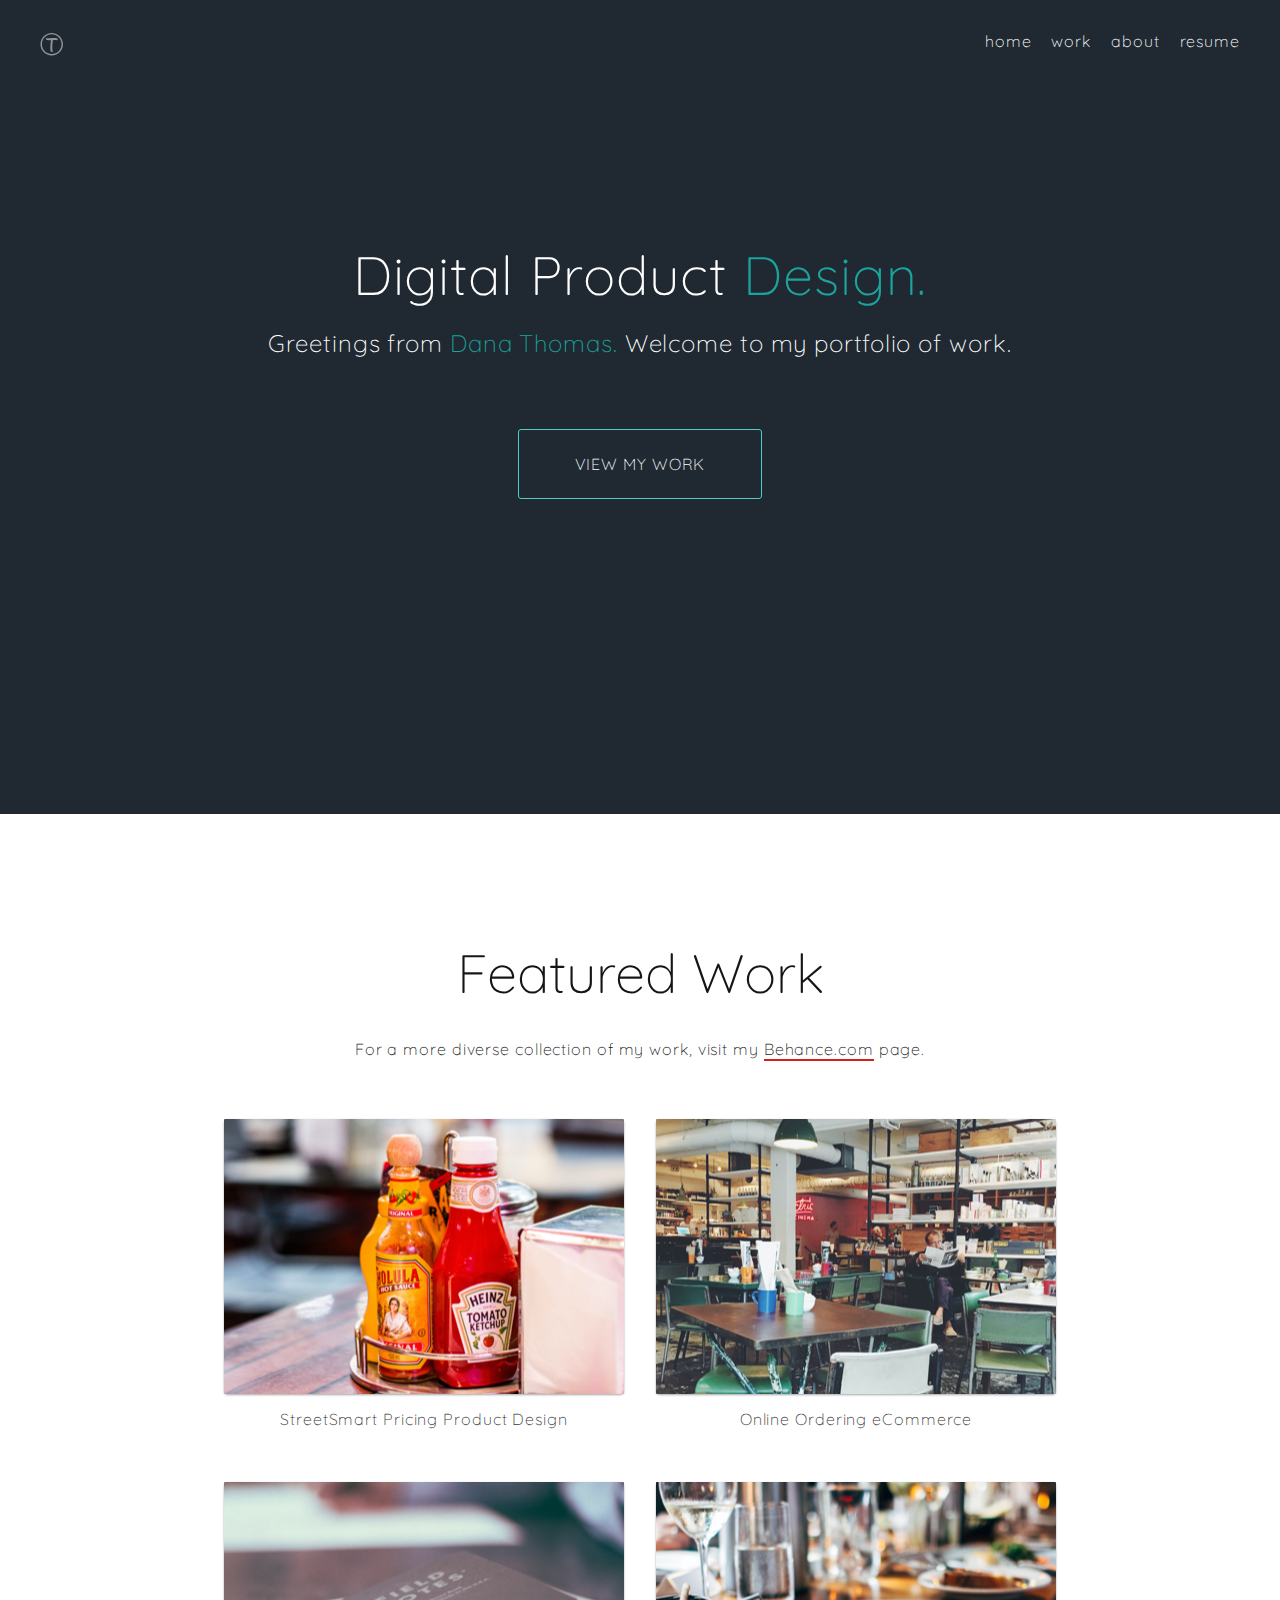
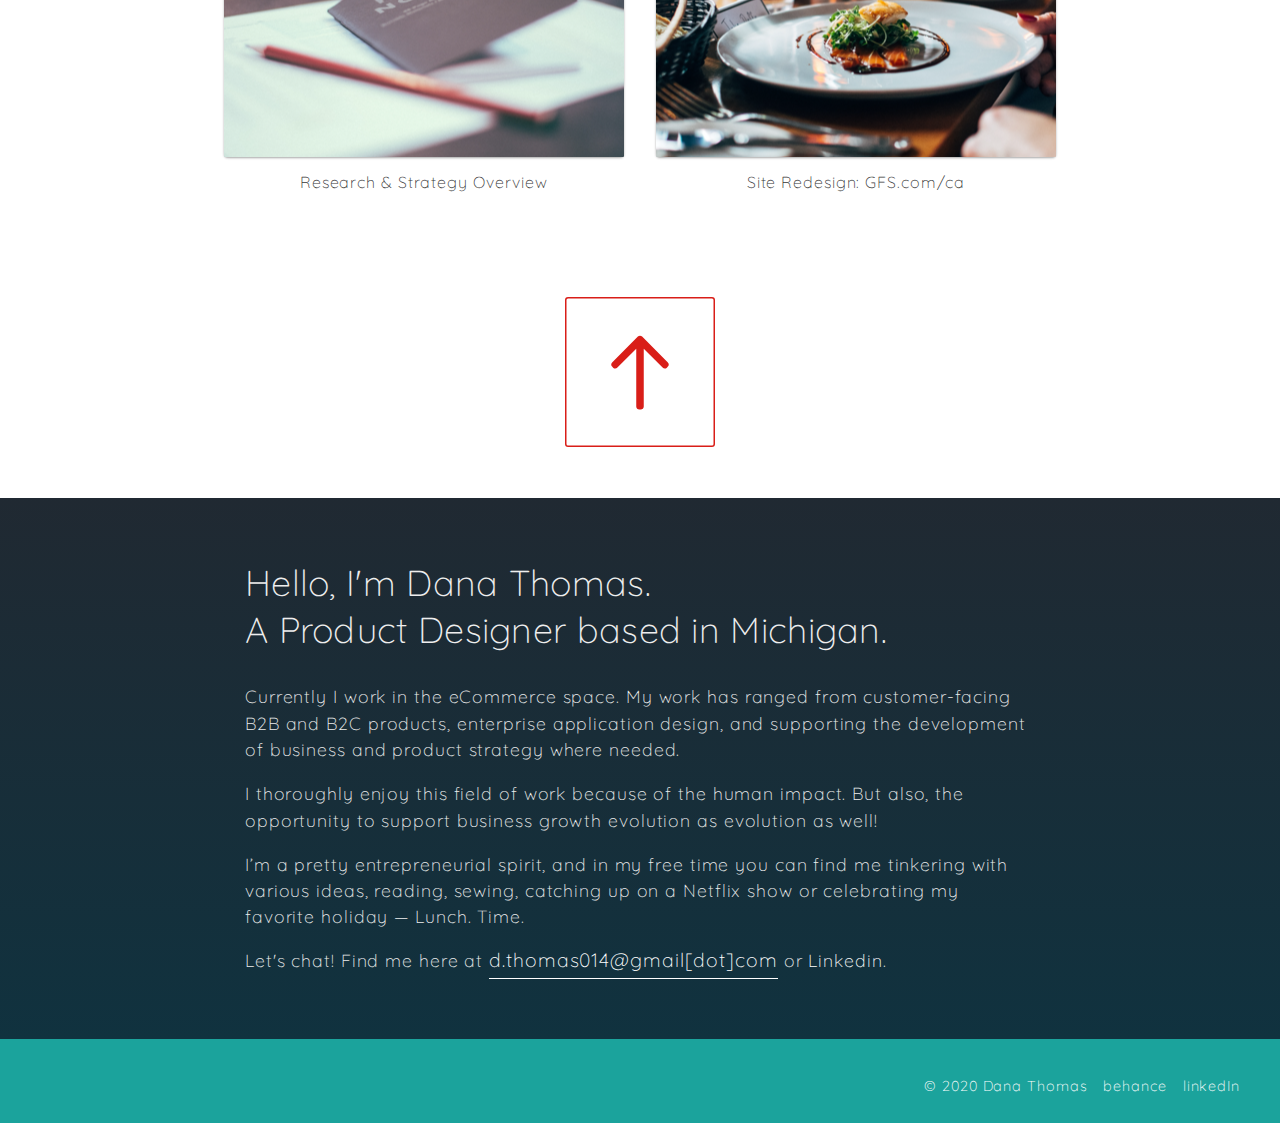
<file: index.html>
<!doctype html>
<html>
  <head>
    <meta charset="utf-8">
    <meta http-equiv="x-ua-compatible" content="ie=edge">
    <meta name="viewport"
          content="width=device-width, initial-scale=1, shrink-to-fit=no">
    <!-- Use the title from a page's frontmatter if it has one -->
    <title>Dana Thomas | Research & Product Design</title>
    <link href="/stylesheets/normalize.css" rel="stylesheet" />
    <link href="/stylesheets/site.css" rel="stylesheet" />
    <link href="https://fonts.googleapis.com/css?family=Quicksand:300,400,500,700" rel="stylesheet">
    <link href="https://fonts.googleapis.com/css?family=Raleway:300,600" rel="stylesheet">
    <link rel="icon" type="image/png" href="images/favicon.png" />
    <script src='http://code.jquery.com/jquery-1.11.0.min.js'></script>
    <script src="/javascripts/main.js"></script>
  </head>
  <body>
    <header>
	<a name="home"></a>
	<nav>
    <a href="/" class="site-logo">
      <img src="../images/websafeLogo-01.svg" class="logo">
    </a>

    <a href="/" class="link">home</a>
    <a href="/#gallery" class="link my-gallery">work</a>
    <a href="/#about" class="link my-blurb">about</a>
    <a href="https://drive.google.com/file/d/1UWBRTvp4dbyHEMTdtY4ArbFrl9w4Et_-/view?usp=sharing" class="link" target="_blank">resume
    </a>
	</nav>	
</header>
    
<!-- LANDING PAGE START -->

<div class="landing">
<a name="home"></a>

<div class="landing-container">
<div class="landing-intro">  
  <h1>Digital Product <span class="aqua">Design.</span></h1>
  <h3 class="landing-caption">Greetings from <span class="aqua">Dana Thomas.</span> Welcome to my portfolio of work.</h3>
</div>

<a href="#gallery" class="button">VIEW MY WORK</a>
</div>

</div>

<!-- END LANDING PAGE  -->


<!---------- PROJECT CONTENT START ---------->

<div class="project">
<a name="gallery"></a>
<h1 class="project-title" id="gallery">Featured Work</h1>
<p class="project-caption">
  For a more diverse collection of my work, visit my <a href="https://behance.net/dthomas" class="social2" target="blank">Behance.com</a> page.
</p>

<div class="cards">

  <a class="card" href="/streetsmart/">
    <div class="card-image ssapp"></div>
    <p class="card-title blue-site">
      StreetSmart Pricing Product Design
    </p>
  </a>

  <a class="card" href="/usoo/">
    <div class="card-image usoo"></div>
    <p class="card-title yellow-site">
      Online Ordering eCommerce
    </p>
  </a>

  <a class="card" href="/research-strategy-overview/">
    <div class="card-image mconnect"></div>
    <p class="card-title yellow-site">
      Research &amp; Strategy Overview 
    </p>
  </a>

  <a class="card" href="/site-redesign-gfs/">
    <div class="card-image homepage"></div>
    <p class="card-title yellow-site">
      Site Redesign: GFS.com/ca
    </p>
  </a>

 <!--  <a class="card" href="https://www.behance.net/gallery/42631645/PNC-App-UXUI-Refresh">
    <div class="card-image pnc"></div>
    <p class="card-title">
      PNC Virtual Wallet Refresh
    </p>
  </a> -->

</div>
</div>

<!---------- END PROJECT CONTENT ---------->    



<!---------- Back to Top ---------->

<div class="btn-return">
  <a href="#home" class="return"><img src="images/return-icon-reverse.svg" alt="back to top" height="150" width="auto"></a>
</div>



<!---------- ABOUT ME SECTION START ---------->

<div class="about">
<a name="about"></a> 

<!-- CONTAINER START -->
<div class="about-container">

  <h2 class="about-intro">Hello, I'm Dana Thomas. <br>A Product Designer based in Michigan.</h2>

  <p class="about-content">
     Currently I work in the eCommerce space. My work has ranged from customer-facing B2B and B2C products, enterprise application design, and supporting the development of business and product strategy where needed.
  </p>
  <p class="about-content">
     I thoroughly enjoy this field of work because of the human impact. But also, the opportunity to support business growth evolution as evolution as well!
  </p>
  <p class="about-content">
     I’m a pretty entrepreneurial spirit, and in my free time you can find me tinkering with various ideas, reading, sewing, catching up on a Netflix show or celebrating my favorite holiday — Lunch. Time. 
  </p>

<!-- EMAIL CONTACT LINK -->

  <p class="about-content">
    Let's chat! Find me here at <a href="mailto:d.thomas014@gmail.com" class="email"> d.thomas014@gmail[dot]com</a> or <a href="https://www.linkedin.com/in/dana-thomas1/" class="link social" target="blank">Linkedin</a>.
  </p>

</div>
</div>


<!-- END ABOUT ME SECTION -->


  <!-- SITE CREATOR INFO --> 

  <!-- 
  Title: Dana Thomas | UX Designer
  Description: Online Web and Design Portfolio
  Author: Dana Thomas
  Author URL: http://www.dnathoms.co/
  Tags: user interface, experience, visual design, web
  -->






    <footer>
  <div class="footer-container">
    <p class="copyright">&copy 2020 Dana Thomas</p> 

    <a href="https://behance.net/dthomas" class="link" target="blank">   
      behance
    </a>
    <a href="https://www.linkedin.com/in/dana-thomas1/" class="link" target="blank">
      linkedIn
    </a>
  </div>
</footer>
  </body>
</html>
</file>
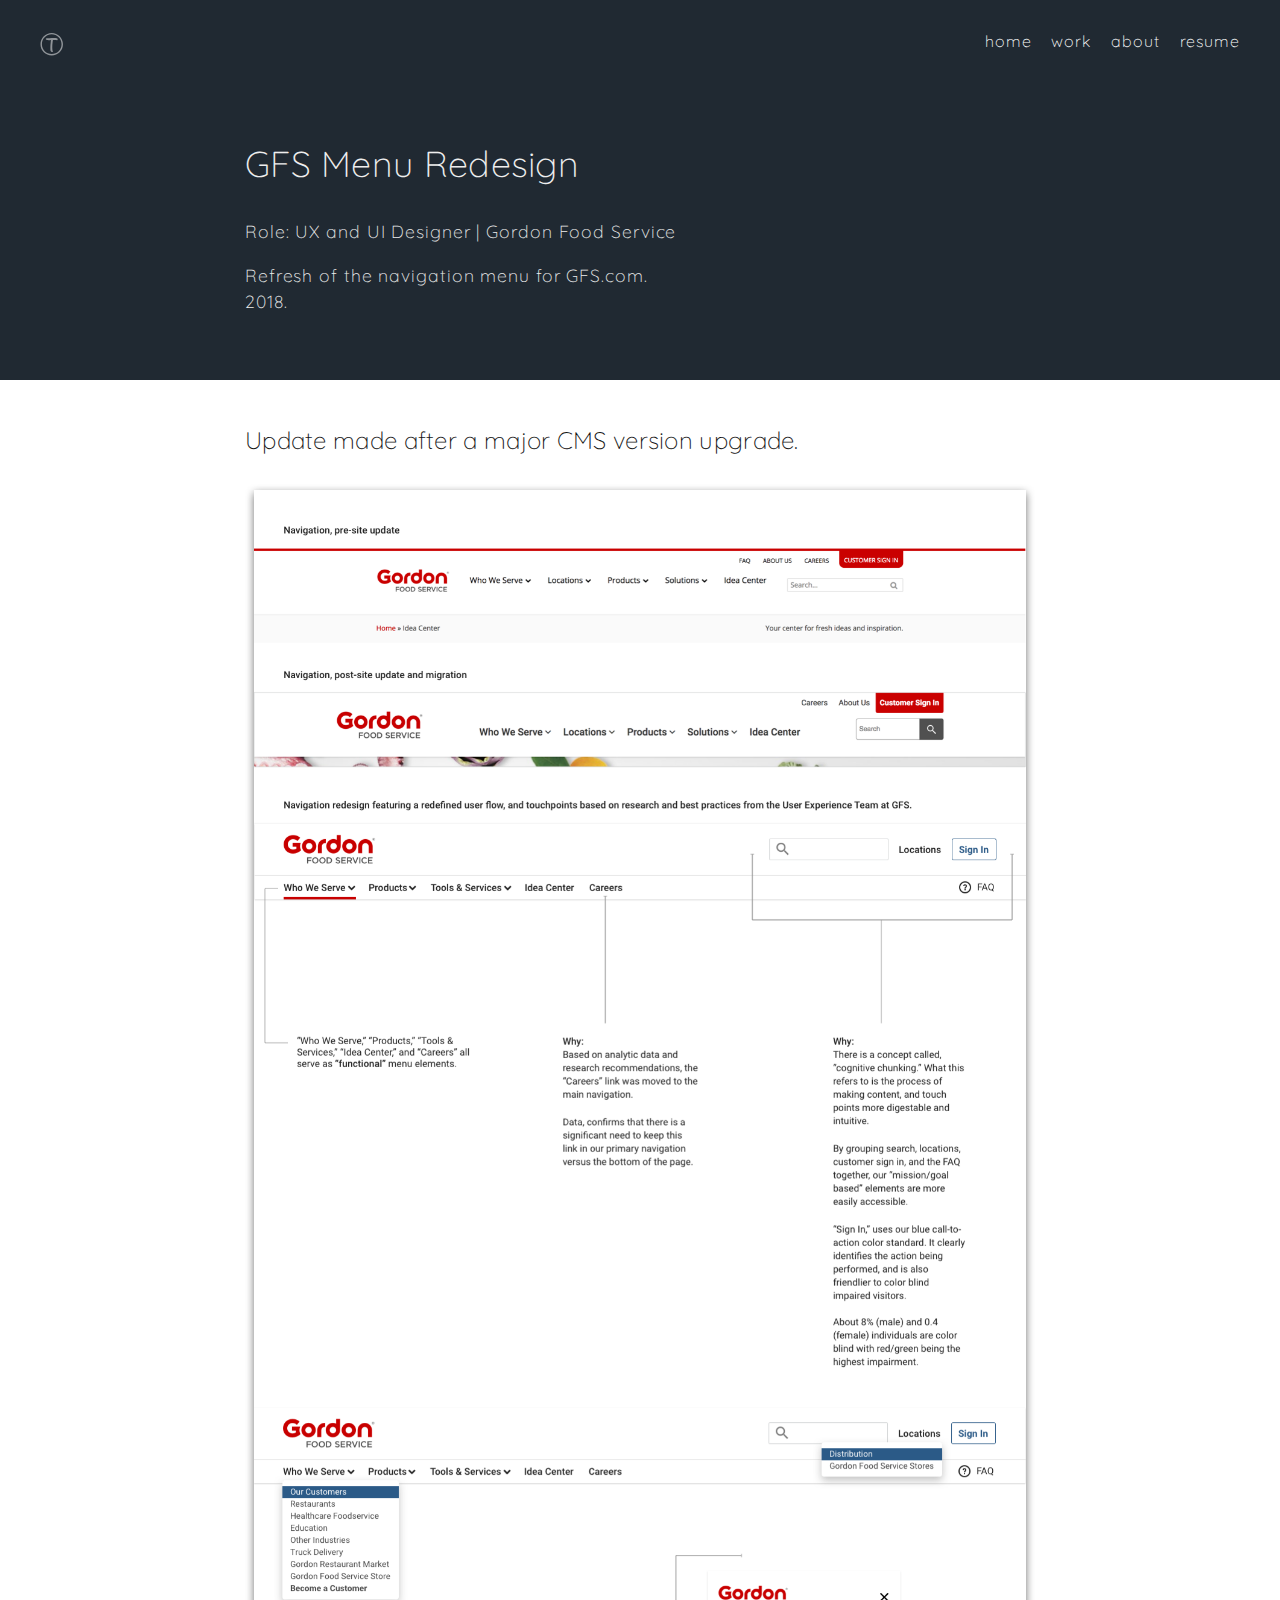
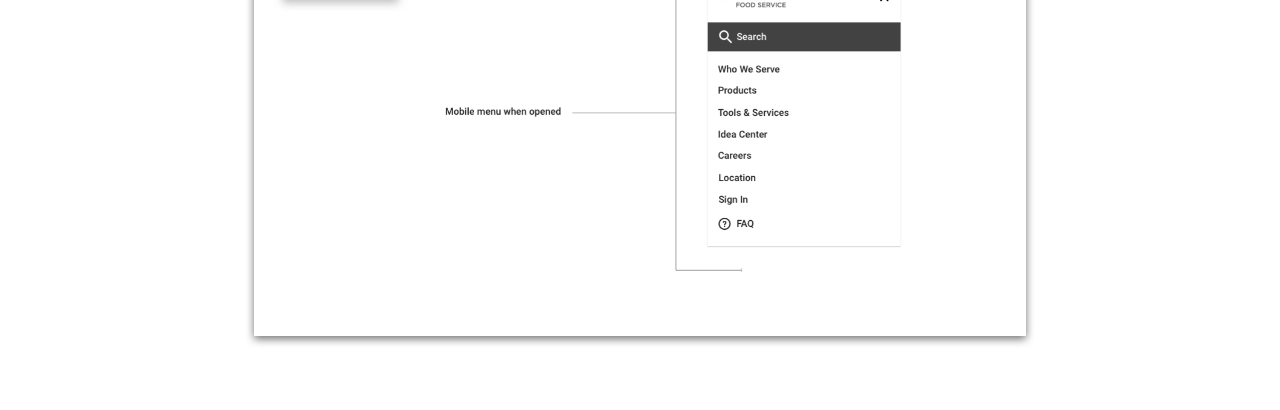
<file: gfs-navigation-menu/index.html>
<!doctype html>
<html>
  <head>
    <meta charset="utf-8">
    <meta http-equiv="x-ua-compatible" content="ie=edge">
    <meta name="viewport"
          content="width=device-width, initial-scale=1, shrink-to-fit=no">
    <!-- Use the title from a page's frontmatter if it has one -->
    <title>Dana Thomas | UX/UI Designer</title>
    <link href="/stylesheets/normalize.css" rel="stylesheet" />
    <link href="/stylesheets/site.css" rel="stylesheet" />
    <link href="https://fonts.googleapis.com/css?family=Quicksand:300,400,500,700" rel="stylesheet">
    <link href="https://fonts.googleapis.com/css?family=Raleway:300,600" rel="stylesheet">
    <link rel="icon" type="image/png" href="images/favicon.png" />
    <script src='http://code.jquery.com/jquery-1.11.0.min.js'></script>
    <script src="/javascripts/main.js"></script>
  </head>
  <body>
    <header>
	<a name="home"></a>
	<nav>
    <a href="/" class="site-logo">
      <img src="../images/websafeLogo-01.svg" class="logo">
    </a>

    <a href="/" class="link">home</a>
    <a href="/#gallery" class="link my-gallery">work</a>
    <a href="/#about" class="link my-blurb">about</a>
    <a href="https://drive.google.com/file/d/1UWBRTvp4dbyHEMTdtY4ArbFrl9w4Et_-/view?usp=sharing" class="link" target="_blank">resume
    </a>
	</nav>	
</header>
    <!-- Menu PROJECT -->


<div class="landing">


<div class="project-intro">

<!-- CONTAINER START -->
<div class="about-container">

  <h2 class="about-intro">GFS Menu Redesign</h2>

  <p class="about-content">
     Role: UX and UI Designer | Gordon Food Service
  </p>
  <p class="about-content">
     Refresh of the navigation menu for GFS.com.
     <br>
     2018.
  </p>

</div>
</div>

<div class="project-description">

<!-- CONTAINER START -->
<div class="about-container work-content">

  <h3>Update made after a major CMS version upgrade.</h3>
  <p class="about-content">


  </p>

  	<img src="../images/gfs-nav-menu.png" id="gn-sample">
  
</div>

</div>


<!-- SITE CREATOR INFO --> 

<!-- 
Title: Dana Thomas | UX Designer
Description: Online Web and Design Portfolio
Author: Dana Thomas
Author URL: http://www.dnathoms.co/
Tags: user interface, experience, visual design, web

    <footer>
  <div class="footer-container">
    <p class="copyright">&copy 2020 Dana Thomas</p> 

    <a href="https://behance.net/dthomas" class="link" target="blank">   
      behance
    </a>
    <a href="https://www.linkedin.com/in/dana-thomas1/" class="link" target="blank">
      linkedIn
    </a>
  </div>
</footer>
  </body>
</html>
</file>
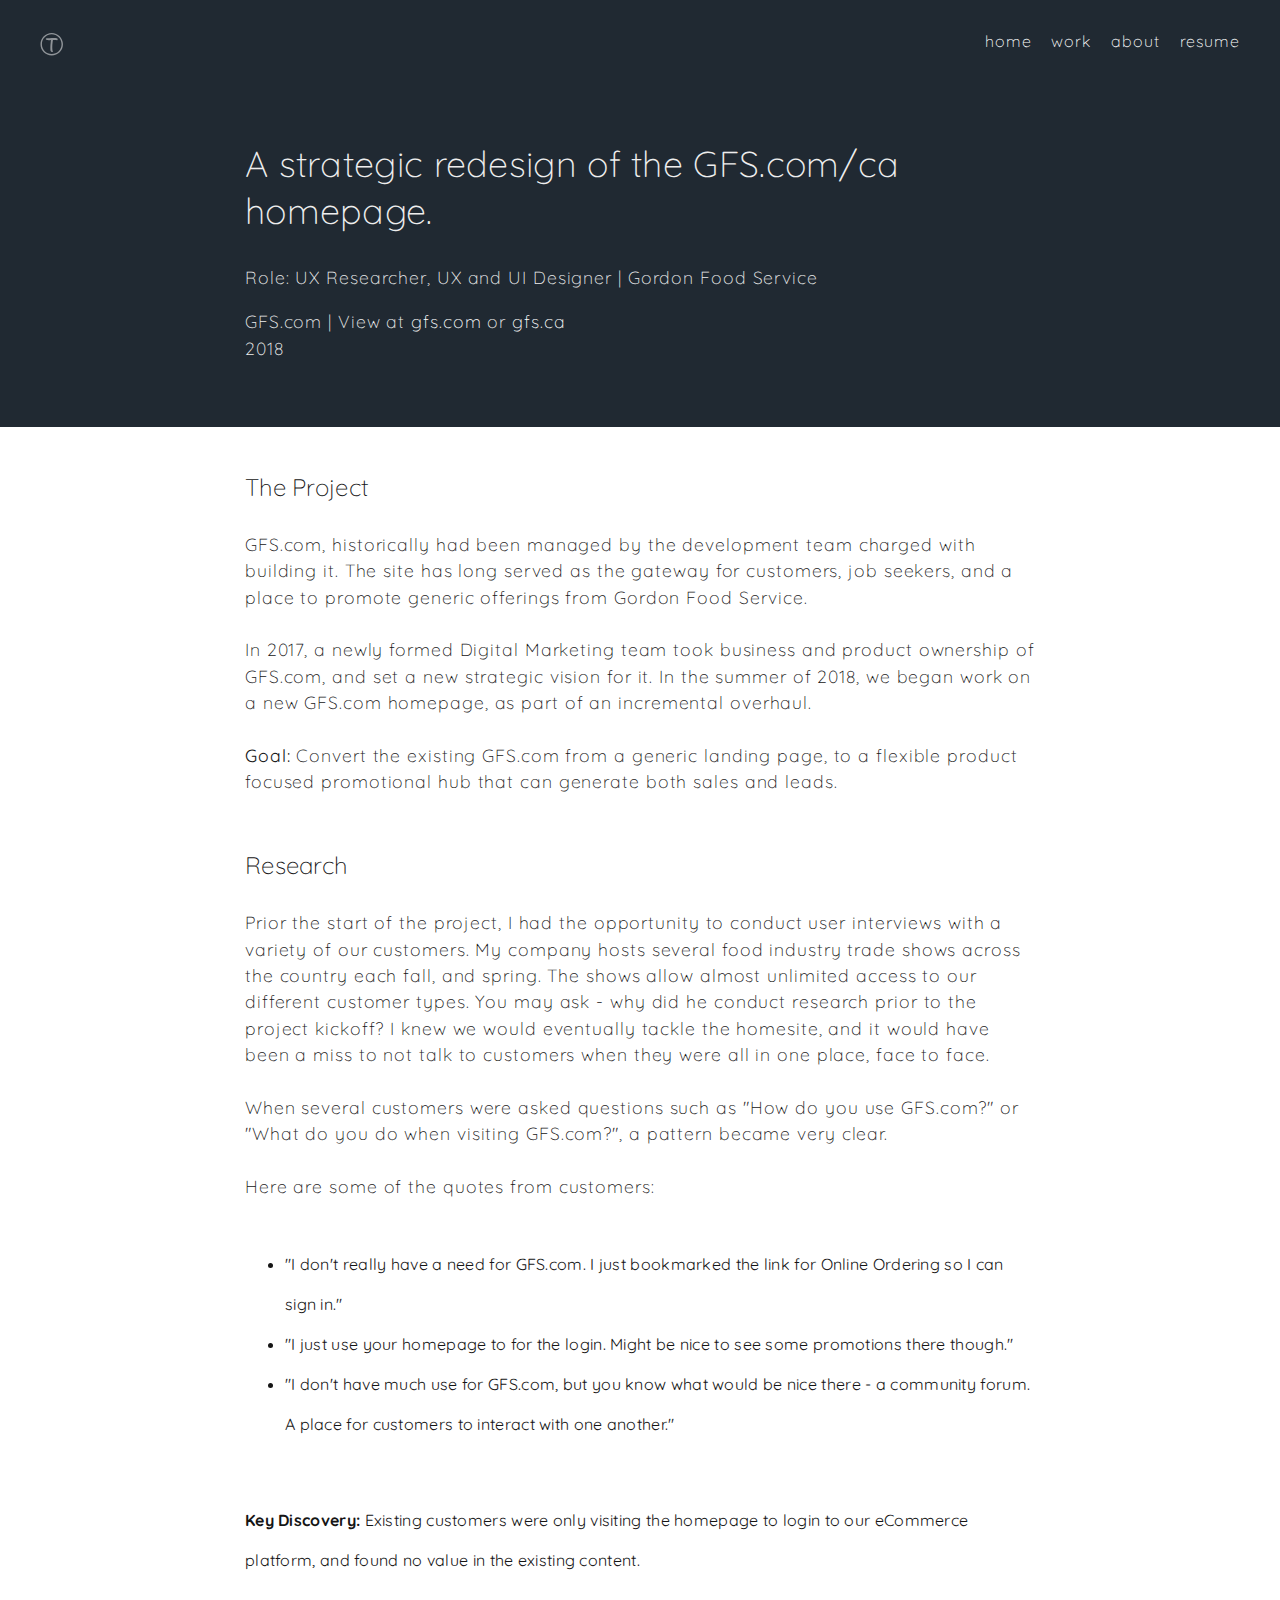
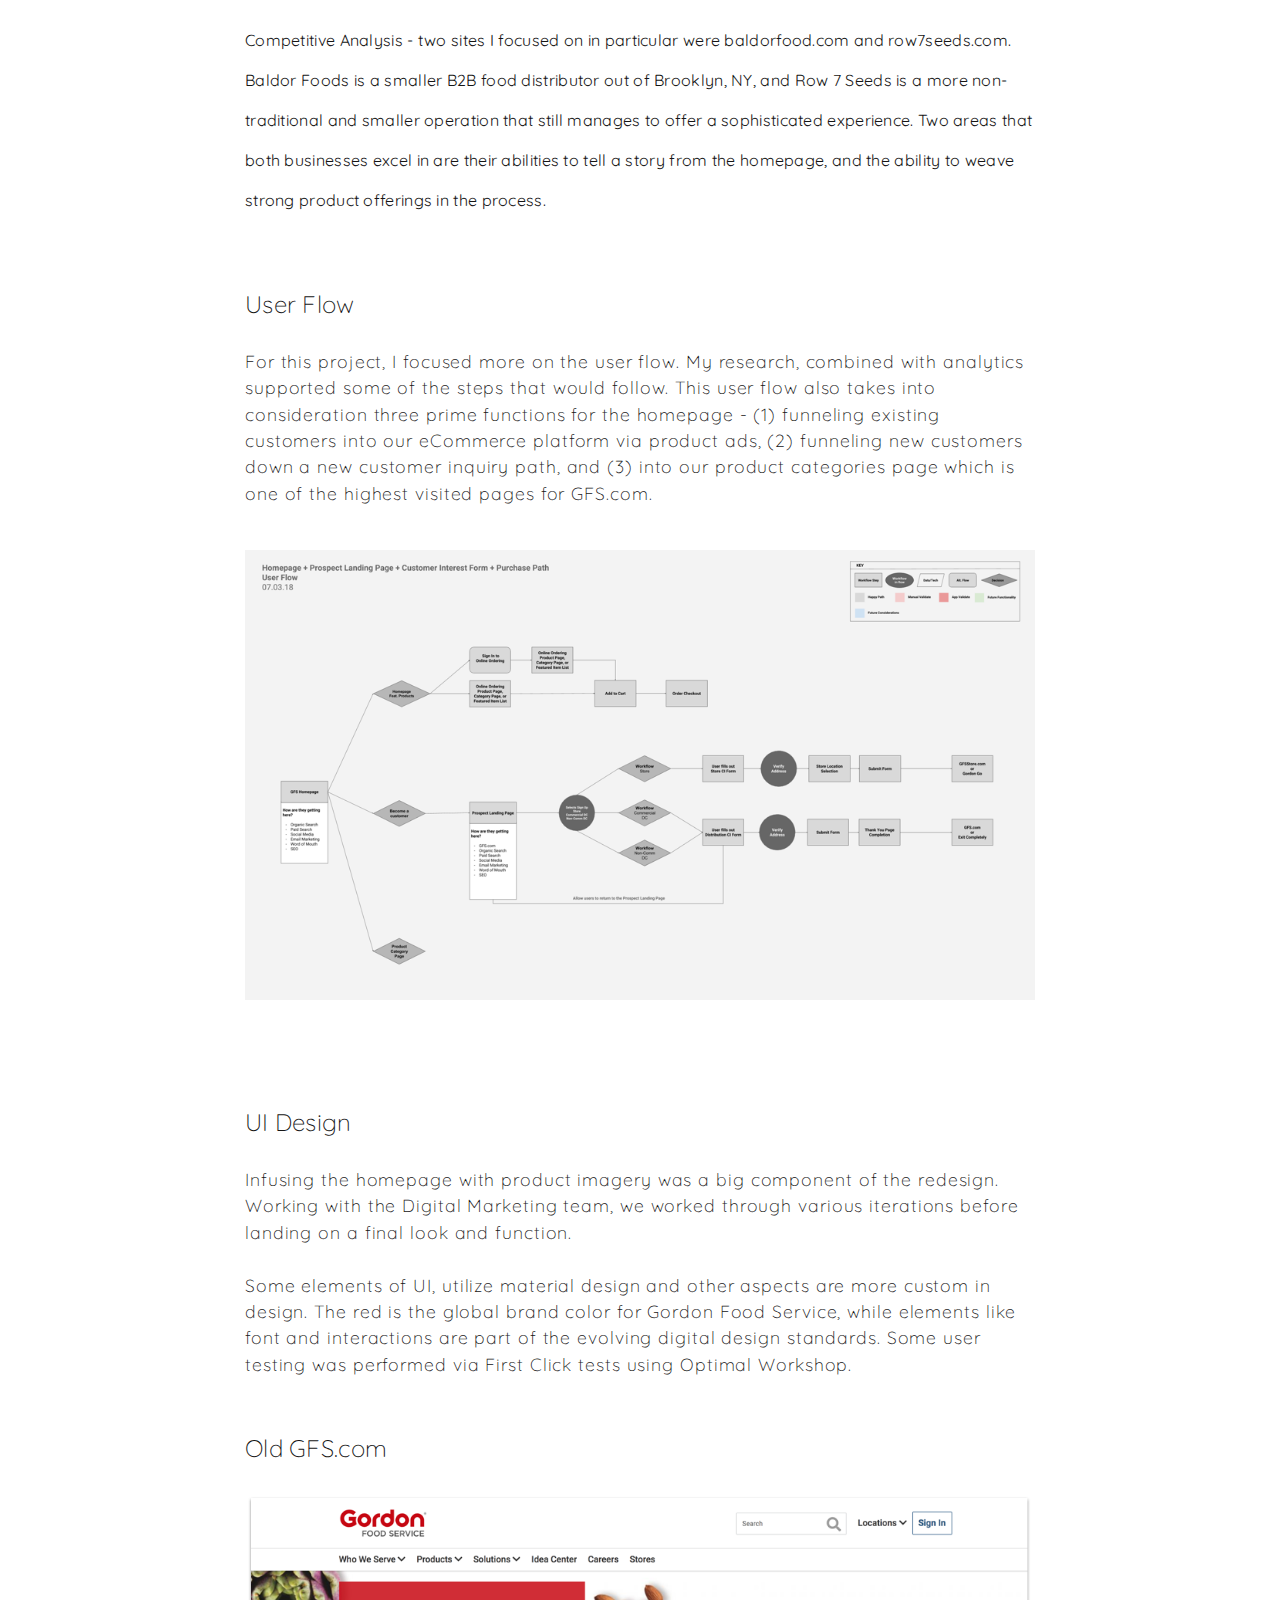
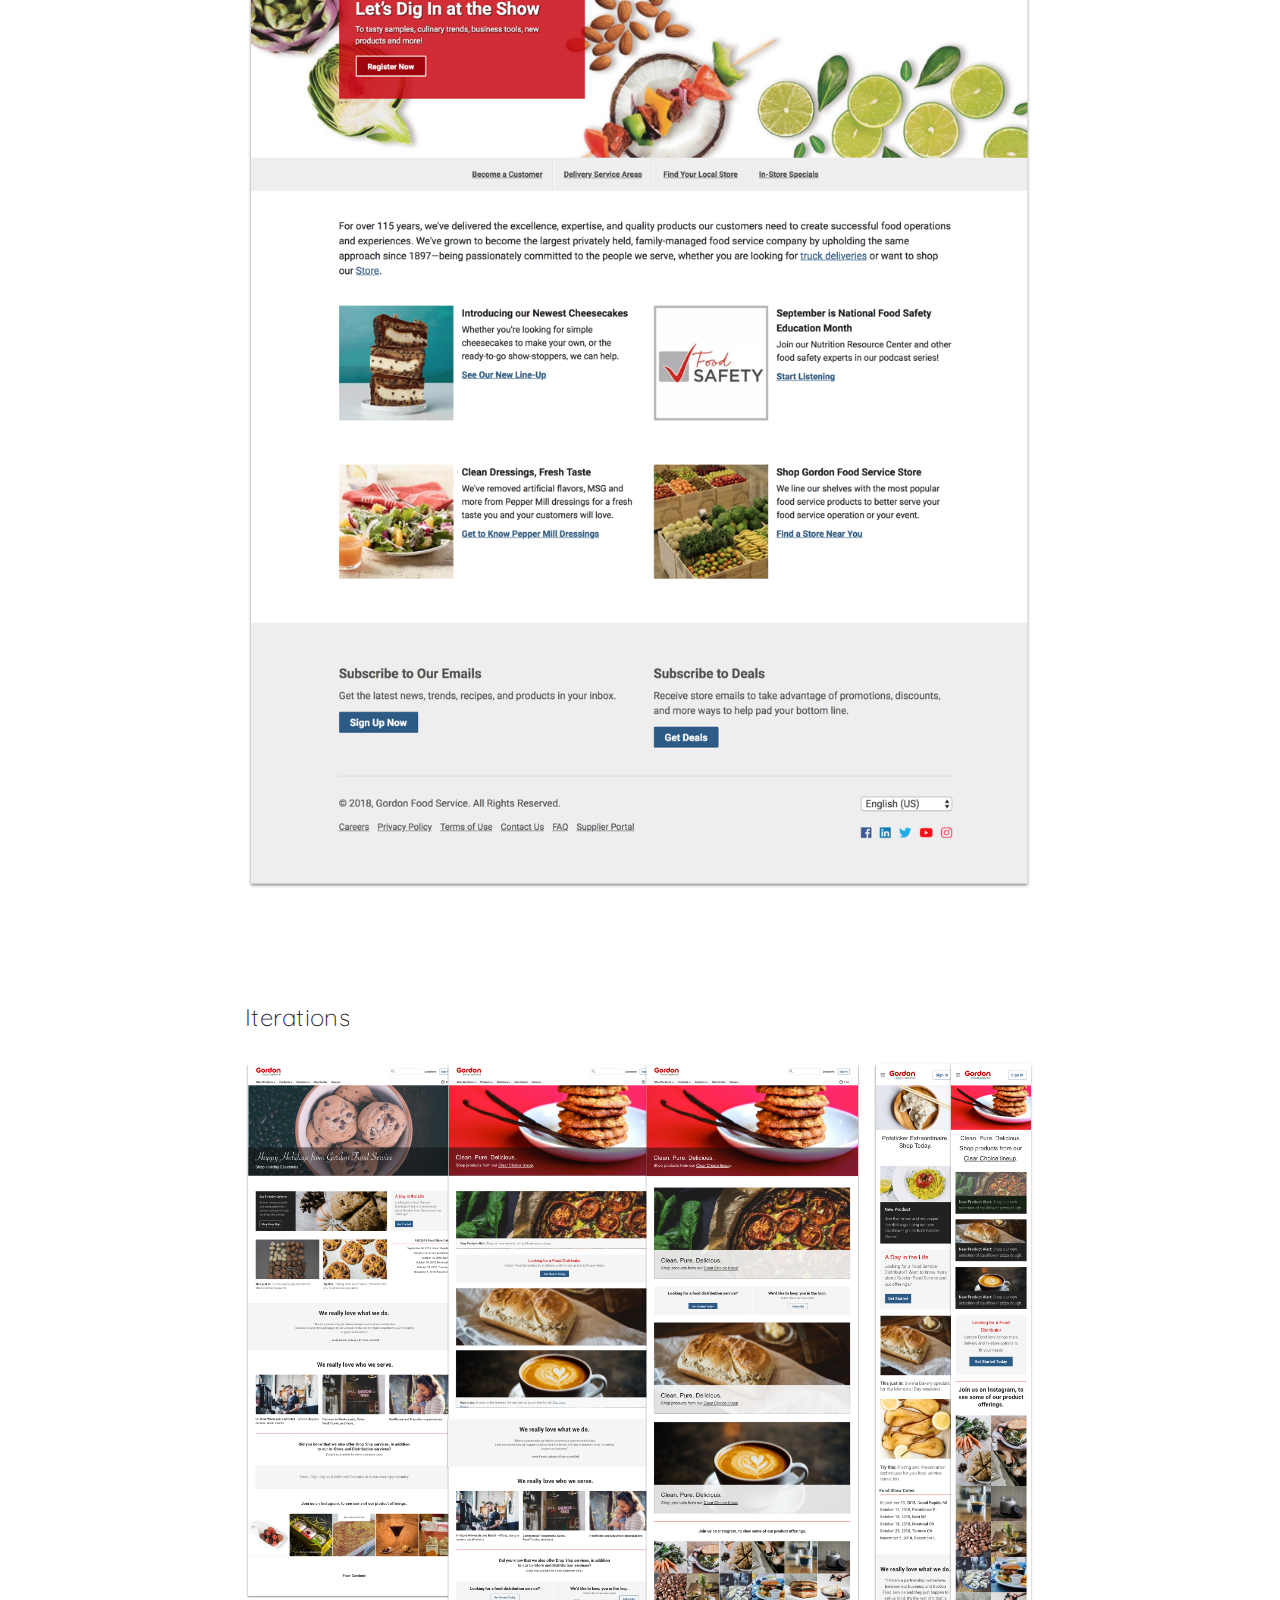
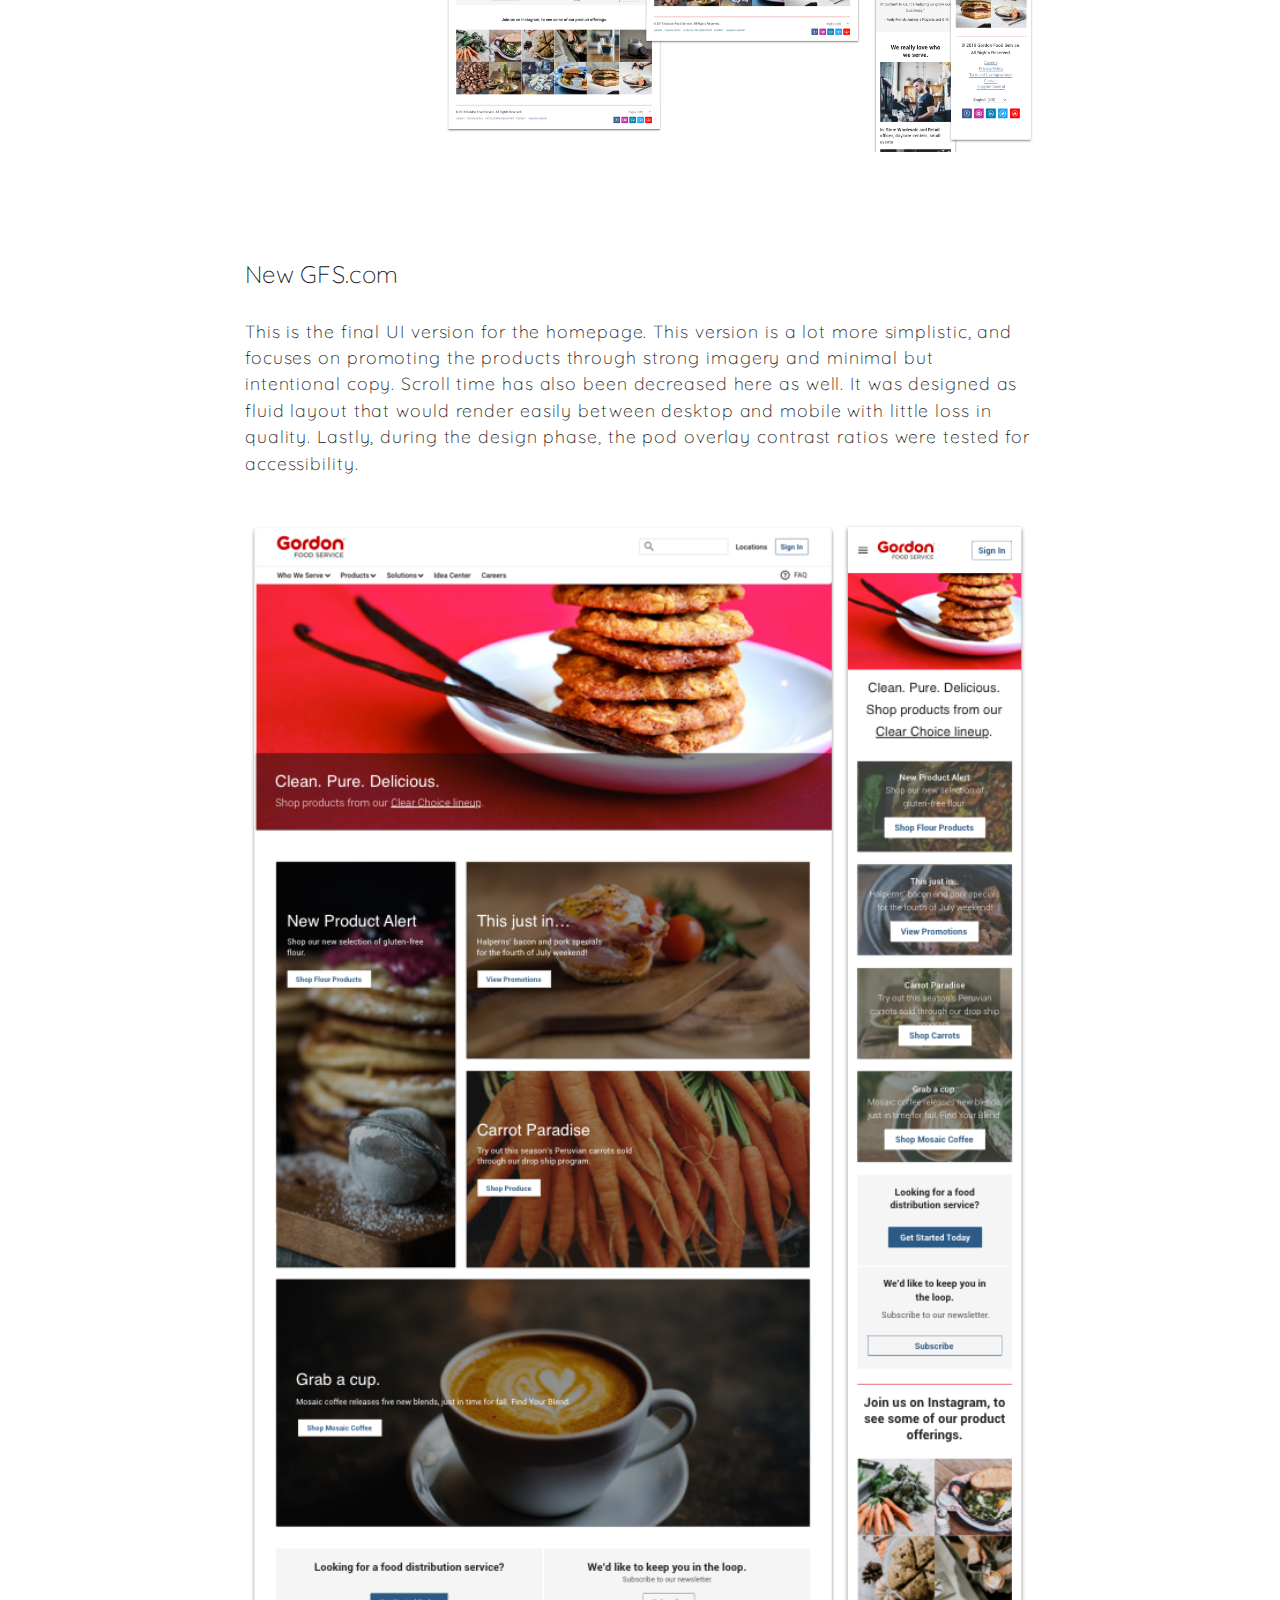
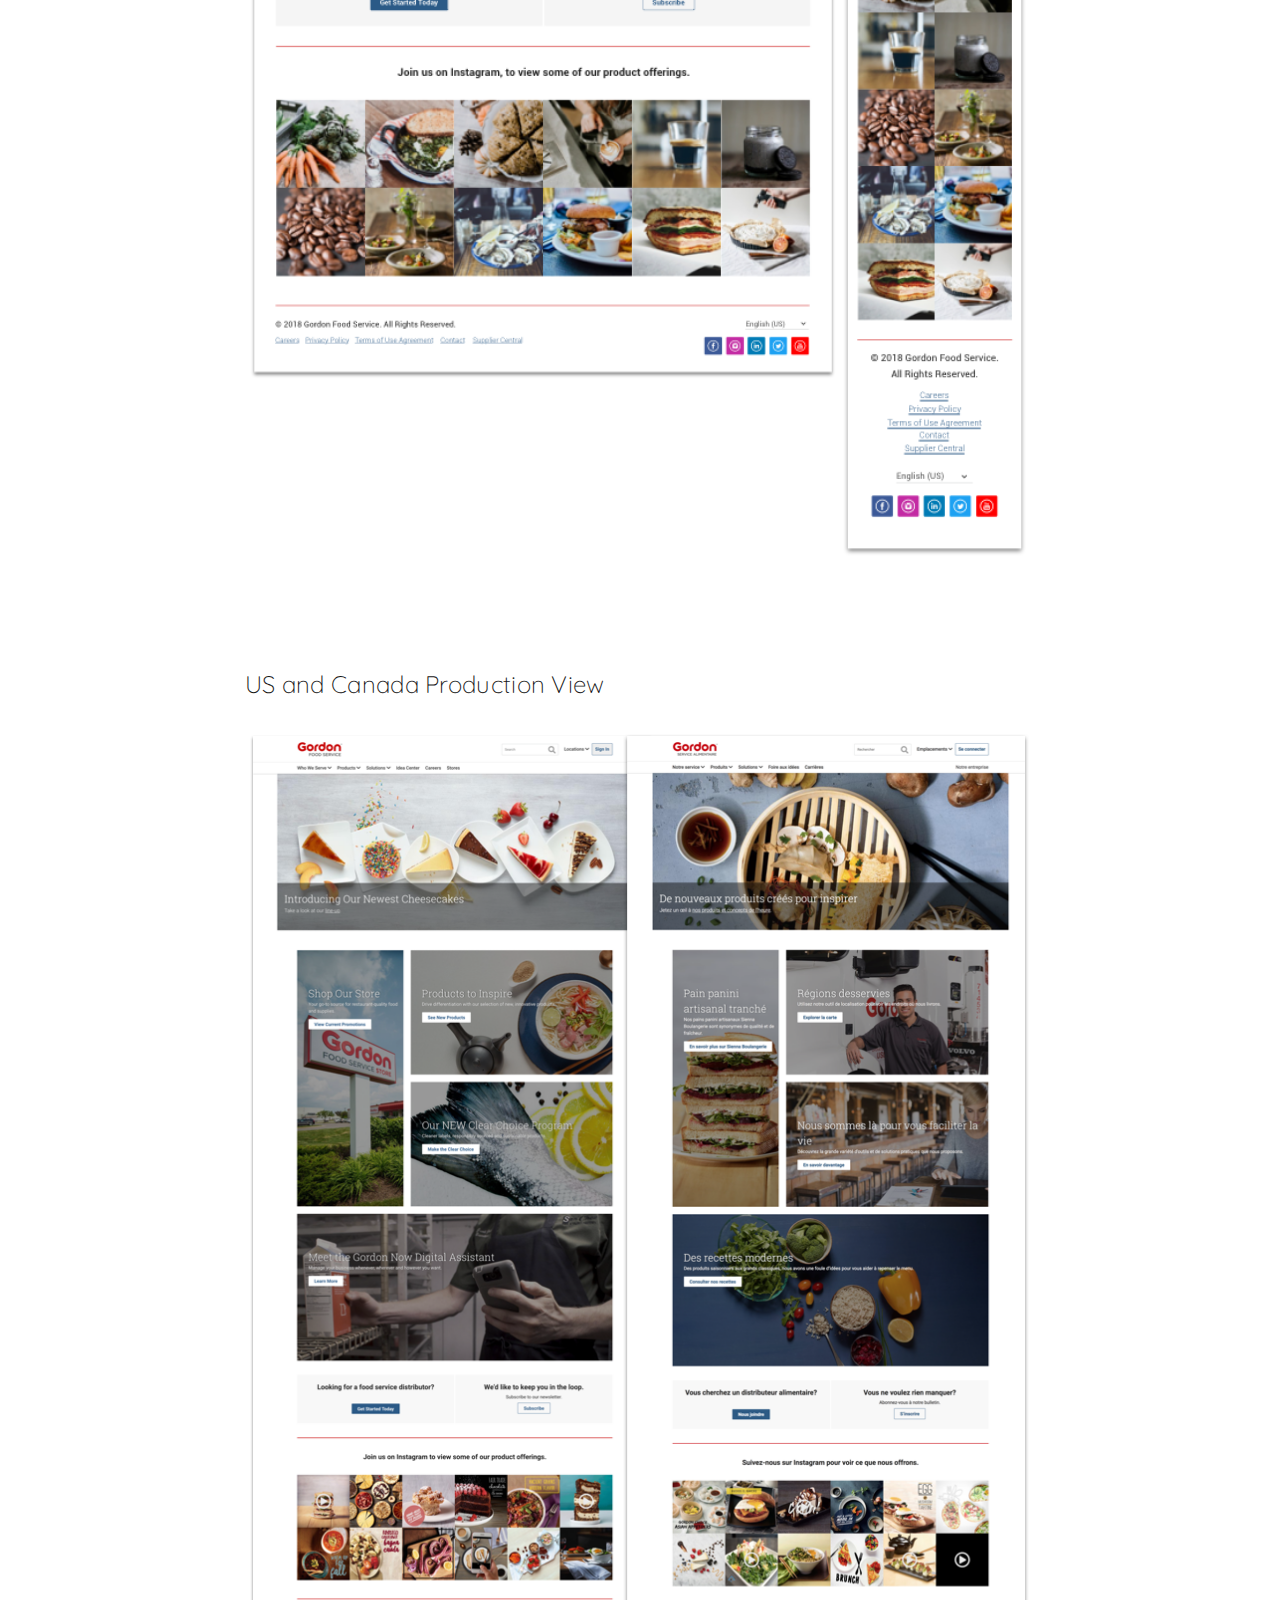
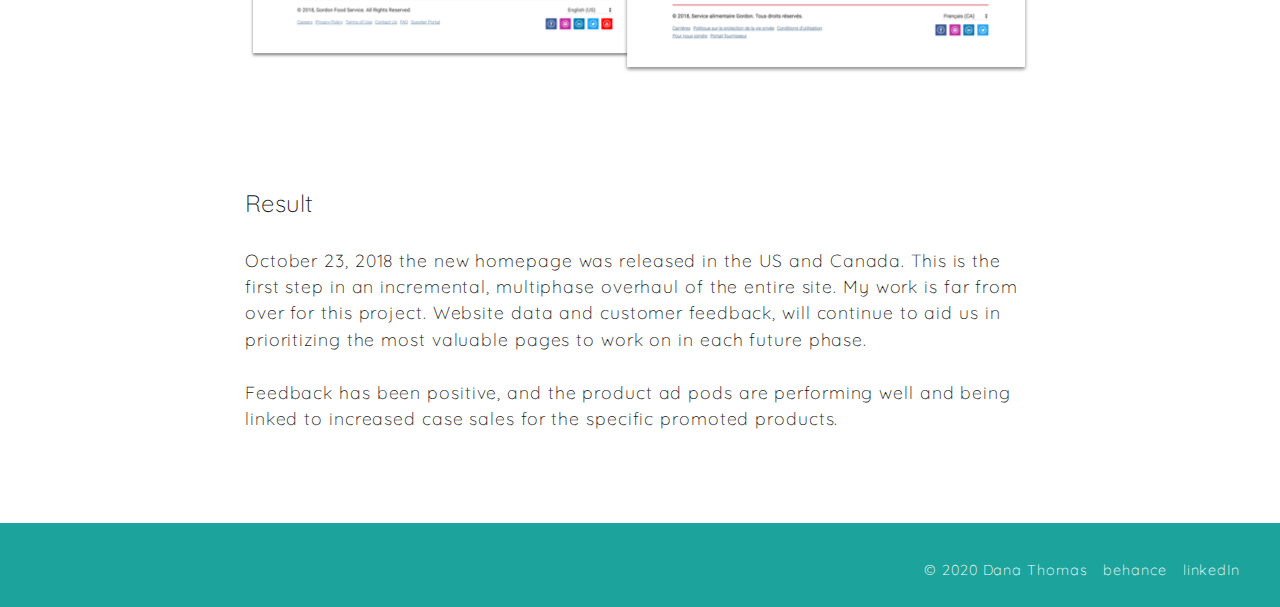
<file: homepage-redesign/index.html>
<!doctype html>
<html>
  <head>
    <meta charset="utf-8">
    <meta http-equiv="x-ua-compatible" content="ie=edge">
    <meta name="viewport"
          content="width=device-width, initial-scale=1, shrink-to-fit=no">
    <!-- Use the title from a page's frontmatter if it has one -->
    <title>Dana Thomas | UX/UI Designer</title>
    <link href="/stylesheets/normalize.css" rel="stylesheet" />
    <link href="/stylesheets/site.css" rel="stylesheet" />
    <link href="https://fonts.googleapis.com/css?family=Quicksand:300,400,500,700" rel="stylesheet">
    <link href="https://fonts.googleapis.com/css?family=Raleway:300,600" rel="stylesheet">
    <link rel="icon" type="image/png" href="images/favicon.png" />
    <script src='http://code.jquery.com/jquery-1.11.0.min.js'></script>
    <script src="/javascripts/main.js"></script>
  </head>
  <body>
    <header>
	<a name="home"></a>
	<nav>
    <a href="/" class="site-logo">
      <img src="../images/websafeLogo-01.svg" class="logo">
    </a>

    <a href="/" class="link">home</a>
    <a href="/#gallery" class="link my-gallery">work</a>
    <a href="/#about" class="link my-blurb">about</a>
    <a href="https://drive.google.com/open?id=1WXA_-28uO9hXQ6prYTJqNZKcirektVw2" class="link" target="_blank">resume
    </a>
	</nav>	
</header>
    <!-- GFS.com Homepage PRODUCT / PROJECT -->

<div class="landing">


<div class="project-intro">

<!-- CONTAINER START -->
<div class="about-container">

  <h2 class="about-intro">A strategic redesign of the GFS.com/ca homepage.</h2>

  <p class="about-content">
     Role: UX Researcher, UX and UI Designer | Gordon Food Service
  </p>
  <p class="about-content">
     GFS.com  |  View at <a href="https://www.gfs.com">gfs.com</a> or <a href="https://www.gfs.ca">gfs.ca</a> 
     <br>2018
  </p>

</div>
</div>

<div class="project-description">

<!-- CONTAINER START -->
<div class="about-container work-content">

  <h3>The Project</h3>
  <p class="about-content">
     GFS.com, historically had been managed by the development team charged with building it. The site has long served as the gateway for customers, job seekers, and a place to promote generic offerings from Gordon Food Service.
     <br>
     <br>
     In 2017, a newly formed Digital Marketing team took business and product ownership of GFS.com, and set a new strategic vision for it. In the summer of 2018, we began work on a new GFS.com homepage, as part of an incremental overhaul. 
     <br>
     <br>
     <strong>Goal:</strong> Convert the existing GFS.com from a generic landing page, to a flexible product focused promotional hub that can generate both sales and leads.
     <br>
     <br>
  </p>

  <h3>Research</h3>
  <p class="about-content">
      Prior the start of the project, I had the opportunity to conduct user interviews with a variety of our customers. My company hosts several food industry trade shows across the country each fall, and spring. The shows allow almost unlimited access to our different customer types. You may ask - why did he conduct research prior to the project kickoff? I knew we would eventually tackle the homesite, and it would have been a miss to not talk to customers when they were all in one place, face to face.
     <br>
     <br>
     When several customers were asked questions such as "How do you use GFS.com?" or "What do you do when visiting GFS.com?", a pattern became very clear. 
     <br>
     <br>
     Here are some of the quotes from customers:
     <br>
     <br>
     <ul>
        <li>"I don't really have a need for GFS.com. I just bookmarked the link for Online Ordering so I can sign in."</li>
        <li>"I just use your homepage to for the login. Might be nice to see some promotions there though."</li>
        <li>"I don't have much use for GFS.com, but you know what would be nice there - a community forum. A place for customers to interact with one another."</li>
     </ul> 
     <br>
     <strong>Key Discovery:</strong> Existing customers were only visiting the homepage to login to our eCommerce platform, and found no value in the existing content.
     <br>
     <br>
     Competitive Analysis - two sites I focused on in particular were baldorfood.com and row7seeds.com. Baldor Foods is a smaller B2B food distributor out of Brooklyn, NY,  and Row 7 Seeds is a more non-traditional and smaller operation that still manages to offer a sophisticated experience. Two areas that both businesses excel in are their abilities to tell a story from the homepage, and the ability to weave strong product offerings in the process.
     <br>
     <br>
  </p>

  <h3>User Flow</h3>
  <p class="about-content">
     For this project, I focused more on the user flow. My research, combined with analytics supported some of the steps that would follow. This user flow also takes into consideration three prime functions for the homepage - (1) funneling existing customers into our eCommerce platform via product ads, (2) funneling new customers down a new customer inquiry path, and (3) into our product categories page which is one of the highest visited pages for GFS.com.
     <br>
     <br>
  </p>

  <img src="../images/homepage-user-flow.png" id="gn-sample" class="sample-padding">

  <h3>UI Design</h3>
  <p class="about-content">
     Infusing the homepage with product imagery was a big component of the redesign. Working with the Digital Marketing team, we worked through various iterations before landing on a final look and function. 
     <br>
     <br>
     Some elements of UI, utilize material design and other aspects are more custom in design. The red is the global brand color for Gordon Food Service, while elements like font and interactions are part of the evolving digital design standards. Some user testing was performed via First Click tests using Optimal Workshop.
     <br>
     <br>
  </p>

  <h3>Old GFS.com</h3>

  <img src="../images/old-homepage.png" id="gn-sample" class="sample-padding">

  <h3>Iterations</h3>

  <img src="../images/homepage-iterations.png" id="gn-sample" class="sample-padding">

  <h3>New GFS.com</h3>
  <p class="about-content">
     This is the final UI version for the homepage. This version is a lot more simplistic, and focuses on promoting the products through strong imagery and minimal but intentional copy. Scroll time has also been decreased here as well. It was designed as fluid layout that would render easily between desktop and mobile with little loss in quality. Lastly, during the design phase, the pod overlay contrast ratios were tested for accessibility.  
     <br>
     <br>
  </p>

  <img src="../images/new-homepage.png" id="gn-sample" class="sample-padding">

  <h3>US and Canada Production View</h3>

  <img src="../images/us-ca-versions.png" id="gn-sample" class="sample-padding">

  <h3>Result</h3>
  <p class="about-content">
     October 23, 2018 the new homepage was released in the US and Canada. This is the first step in an incremental, multiphase overhaul of the entire site. My work is far from over for this project. Website data and customer feedback, will continue to aid us in prioritizing the most valuable pages to work on in each future phase. 
     <br>
     <br>
     Feedback has been positive, and the product ad pods are performing well and being linked to increased case sales for the specific promoted products.
     <br>
     <br>
  </p>
  
</div>
</div>


<!-- SITE CREATOR INFO --> 

<!-- 
Title: Dana Thomas | UX Designer
Description: Online Web and Design Portfolio
Author: Dana Thomas
Author URL: http://www.dnathoms.co/
Tags: user interface, experience, visual design, web
-->






    <footer>
  <div class="footer-container">
    <p class="copyright">&copy 2020 Dana Thomas</p> 

    <a href="https://behance.net/dthomas" class="link" target="blank">   
      behance
    </a>
    <a href="https://www.linkedin.com/in/dana-thomas1/" class="link" target="blank">
      linkedIn
    </a>
  </div>
</footer>
  </body>
</html>
</file>
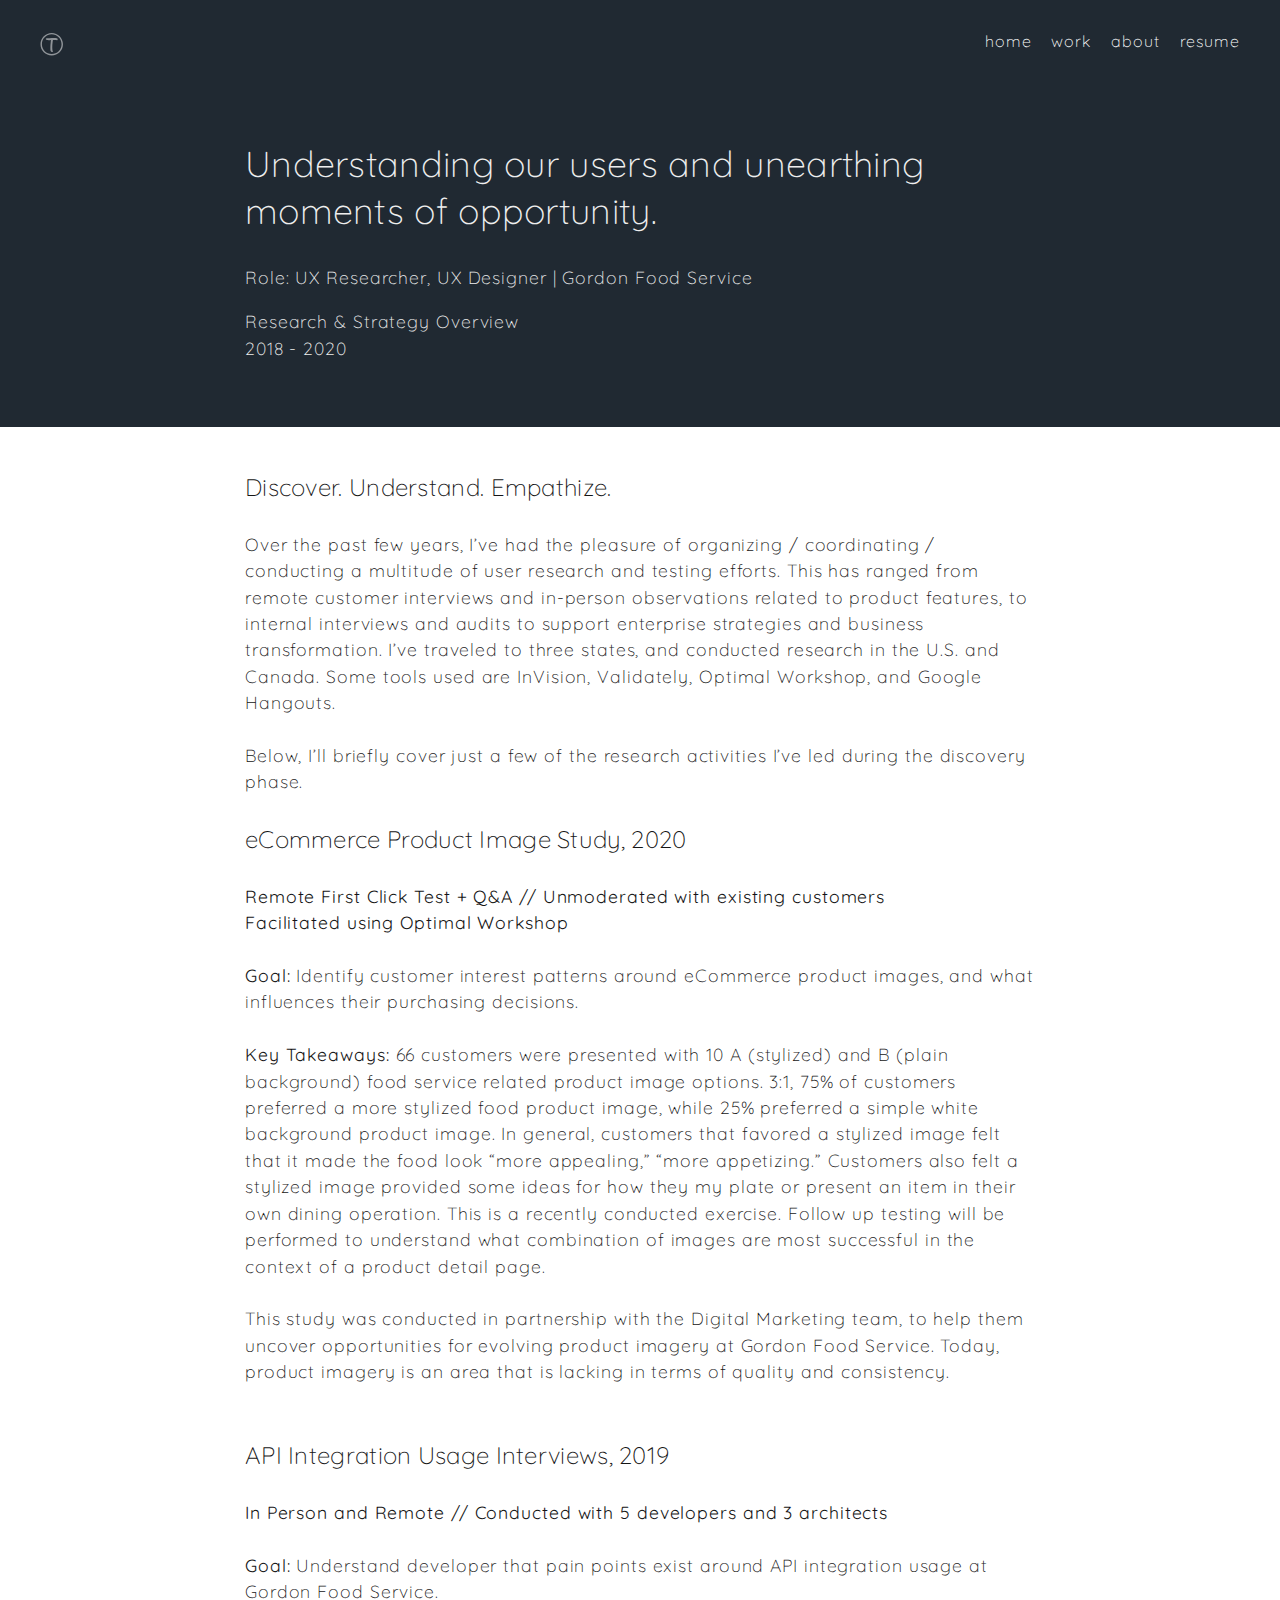
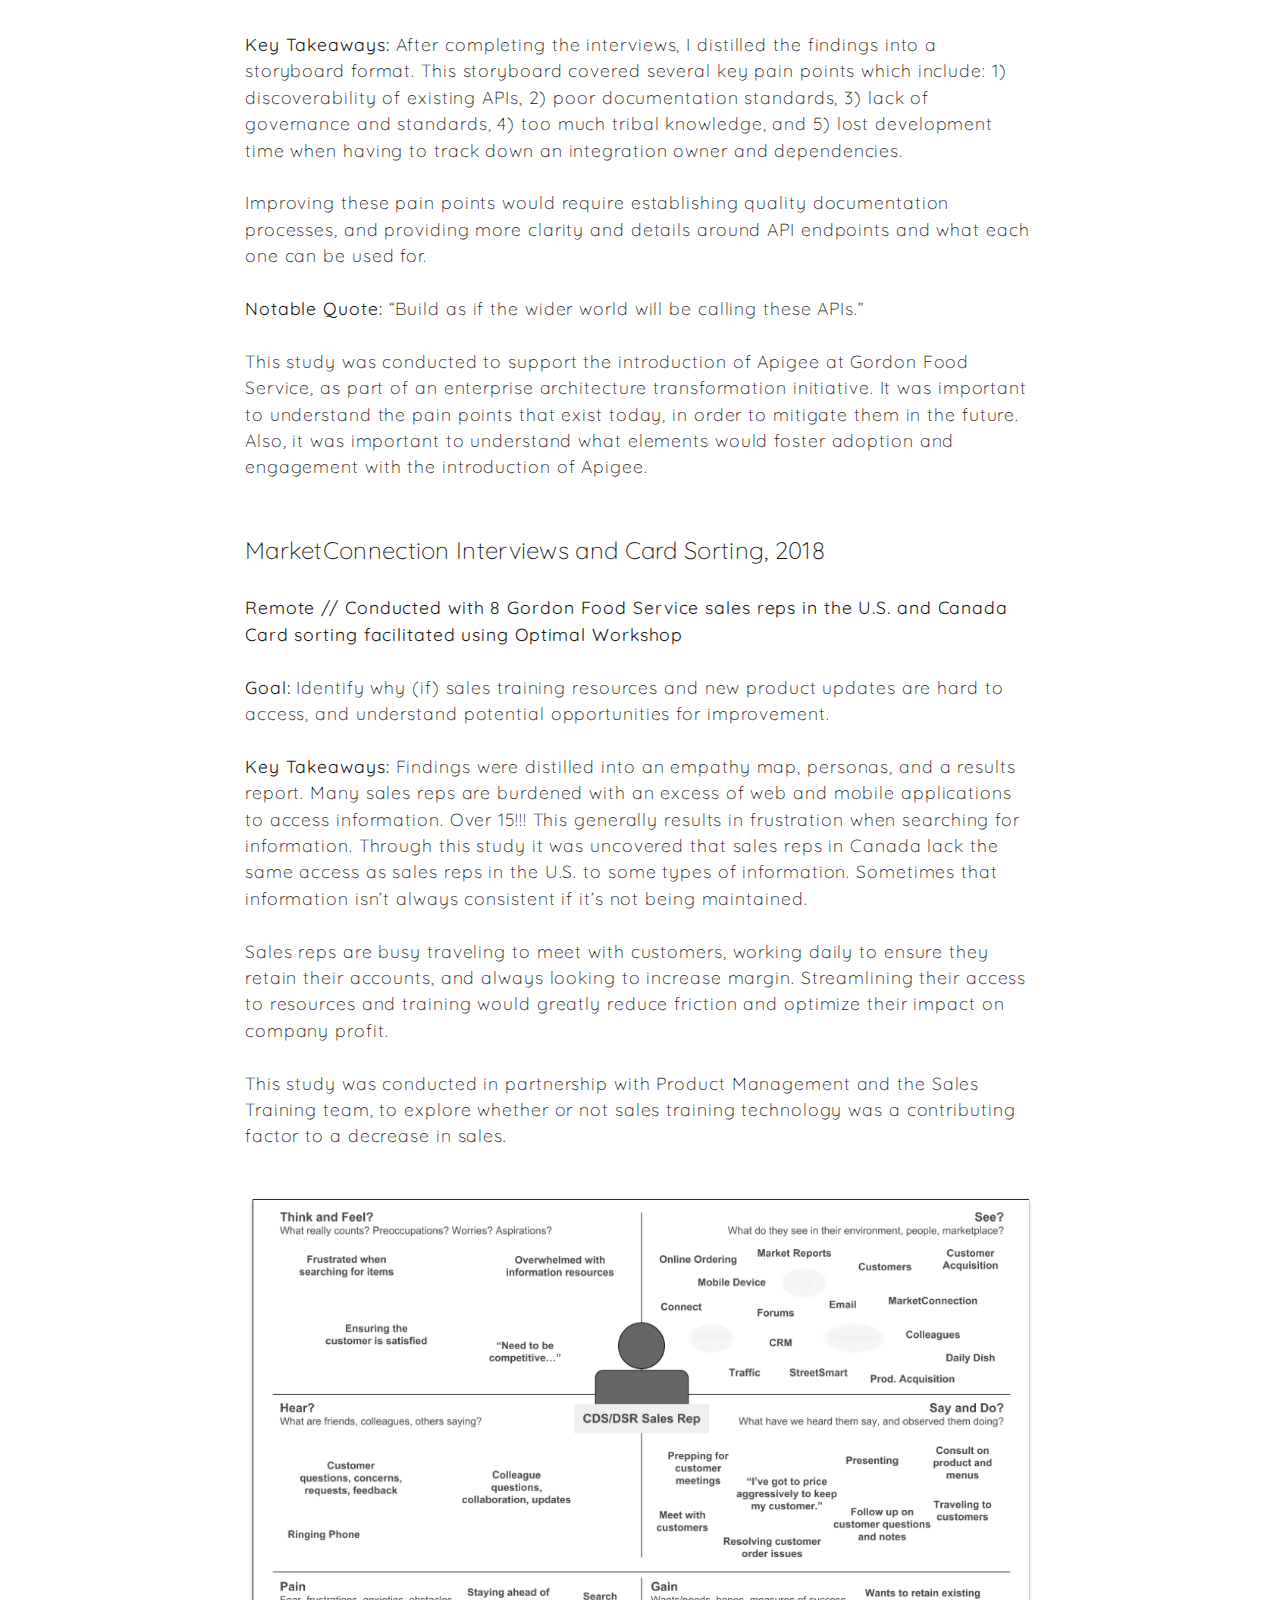
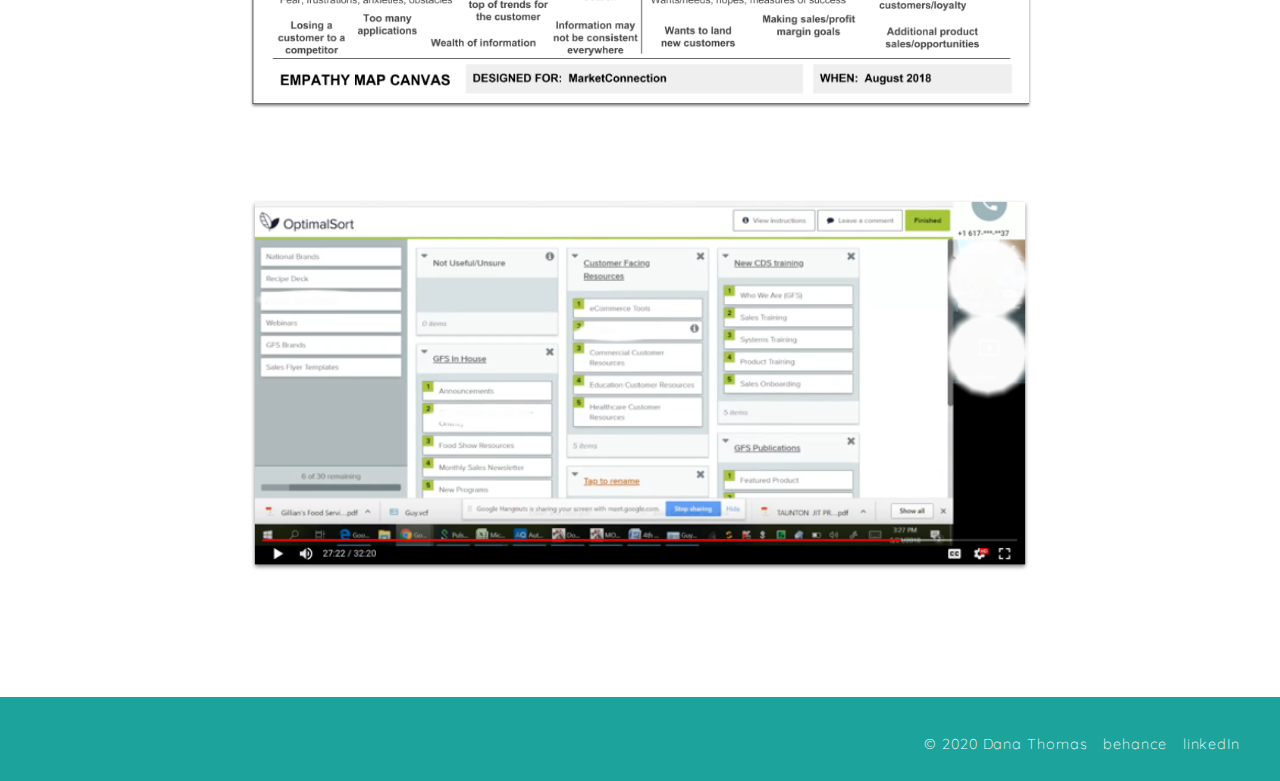
<file: research-strategy-overview/index.html>
<!doctype html>
<html>
  <head>
    <meta charset="utf-8">
    <meta http-equiv="x-ua-compatible" content="ie=edge">
    <meta name="viewport"
          content="width=device-width, initial-scale=1, shrink-to-fit=no">
    <!-- Use the title from a page's frontmatter if it has one -->
    <title>Dana Thomas | UX/UI Designer</title>
    <link href="/stylesheets/normalize.css" rel="stylesheet" />
    <link href="/stylesheets/site.css" rel="stylesheet" />
    <link href="https://fonts.googleapis.com/css?family=Quicksand:300,400,500,700" rel="stylesheet">
    <link href="https://fonts.googleapis.com/css?family=Raleway:300,600" rel="stylesheet">
    <link rel="icon" type="image/png" href="images/favicon.png" />
    <script src='http://code.jquery.com/jquery-1.11.0.min.js'></script>
    <script src="/javascripts/main.js"></script>
  </head>
  <body>
    <header>
	<a name="home"></a>
	<nav>
    <a href="/" class="site-logo">
      <img src="../images/websafeLogo-01.svg" class="logo">
    </a>

    <a href="/" class="link">home</a>
    <a href="/#gallery" class="link my-gallery">work</a>
    <a href="/#about" class="link my-blurb">about</a>
    <a href="https://drive.google.com/file/d/1UWBRTvp4dbyHEMTdtY4ArbFrl9w4Et_-/view?usp=sharing" class="link" target="_blank">resume
    </a>
	</nav>	
</header>
    <!-- MarketConnection PROJECT -->

<div class="landing">


<div class="project-intro">

<!-- CONTAINER START -->
<div class="about-container">

  <h2 class="about-intro">Understanding our users and unearthing moments of opportunity.</h2>

  <p class="about-content">
     Role: UX Researcher, UX Designer | Gordon Food Service
  </p>
  <p class="about-content">
     Research &amp; Strategy Overview 
     <br>2018 - 2020
  </p>

</div>
</div>

<div class="project-description">

<!-- CONTAINER START -->
<div class="about-container work-content">

  <h3>Discover. Understand. Empathize.</h3>
  <p class="about-content">
     Over the past few years, I’ve had the pleasure of organizing / coordinating / conducting a multitude of user research and testing efforts. This has ranged from remote customer interviews and in-person observations related to product features, to internal interviews and audits to support enterprise strategies and business transformation. I’ve traveled to three states, and conducted research in the U.S. and Canada. Some tools used are InVision, Validately, Optimal Workshop, and Google Hangouts.
     <br>
     <br>
     Below, I’ll briefly cover just a few of the research activities I’ve led during the discovery phase.
     <br>
  </p>

  <h3>eCommerce Product Image Study, 2020</h3>
  <p class="about-content">
     <strong>Remote First Click Test + Q&A  //  Unmoderated with existing customers
     <br>
     Facilitated using Optimal Workshop
     </strong>
     <br>
     <br>
     <strong>Goal:</strong> Identify customer interest patterns around eCommerce product images, and what influences their purchasing decisions.
     <br>
     <br>
     <strong>Key Takeaways:</strong> 66 customers were presented with 10 A (stylized) and B (plain background) food service related product image options. 3:1, 75% of customers preferred a more stylized food product image, while 25% preferred a simple white background product image. In general, customers that favored a stylized image felt that it made the food look “more appealing,” “more appetizing.” Customers also felt a stylized image provided some ideas for how they my plate or present an item in their own dining operation. This is a recently conducted exercise. Follow up testing will be performed to understand what combination of images are most successful in the context of a product detail page.
     <br>
     <br>
     This study was conducted in partnership with the Digital Marketing team, to help them uncover opportunities for evolving product imagery at Gordon Food Service. Today, product imagery is an area that is lacking in terms of quality and consistency.
		 <br>
     <br>
  </p>

  <h3>API Integration Usage Interviews, 2019</h3>
  <p class="about-content">
     <strong>In Person and Remote // Conducted with 5 developers and 3 architects
     </strong>
     <br>
     <br>
     <strong>Goal:</strong> Understand developer that pain points exist around API integration usage at Gordon Food Service.
     <br>
     <br>
     <strong>Key Takeaways:</strong> After completing the interviews, I distilled the findings into a storyboard format. This storyboard covered several key pain points which include: 1) discoverability of existing APIs, 2) poor documentation standards, 3) lack of governance and standards, 4) too much tribal knowledge, and 5) lost development time when having to track down an integration owner and dependencies.
     <br>
     <br>
     Improving these pain points would require establishing quality documentation processes, and providing more clarity and details around API endpoints and what each one can be used for.
     <br>
     <br>
     <strong>Notable Quote:</strong> “Build as if the wider world will be calling these APIs.”
     <br>
     <br>
     This study was conducted to support the introduction of Apigee at Gordon Food Service, as part of an enterprise architecture transformation initiative. It was important to understand the pain points that exist today, in order to mitigate them in the future. Also, it was important to understand what elements would foster adoption and engagement with the introduction of Apigee. 
     <br>
     <br>
  </p>

  <h3>MarketConnection Interviews and Card Sorting, 2018</h3>
  <p class="about-content">
     <strong>Remote // Conducted with 8 Gordon Food Service sales reps in the U.S. and Canada
     <br>
     Card sorting facilitated using Optimal Workshop
     </strong>
     <br>
     <br>
     <strong>Goal:</strong> Identify why (if) sales training resources and new product updates are hard to access, and understand potential opportunities for improvement.
     <br>
     <br>
     <strong>Key Takeaways:</strong> Findings were distilled into an empathy map, personas, and a results report. Many sales reps are burdened with an excess of web and mobile applications to access information. Over 15!!! This generally results in frustration when searching for information. Through this study it was uncovered that sales reps in Canada lack the same access as sales reps in the U.S. to some types of information. Sometimes that information isn’t always consistent if it’s not being maintained.
     <br>
     <br>
     Sales reps are busy traveling to meet with customers, working daily to ensure they retain their accounts, and always looking to increase margin. Streamlining their access to resources and training would greatly reduce friction and optimize their impact on company profit.
     <br>
     <br>
     This study was conducted in partnership with Product Management and the Sales Training team, to explore whether or not sales training technology was a contributing factor to a decrease in sales. 
     <br>
     <br>
  </p>

     <img src="../images/mc-empathy.png" id="gn-sample" class="sample-padding">
     <img src="../images/card-sort.png" id="gn-sample" class="sample-padding">
  
</div>
</div>


<!-- SITE CREATOR INFO --> 

<!-- 
Title: Dana Thomas | UX Designer
Description: Online Web and Design Portfolio
Author: Dana Thomas
Author URL: http://www.dnathoms.co/
Tags: user interface, experience, visual design, web
-->






    <footer>
  <div class="footer-container">
    <p class="copyright">&copy 2020 Dana Thomas</p> 

    <a href="https://behance.net/dthomas" class="link" target="blank">   
      behance
    </a>
    <a href="https://www.linkedin.com/in/dana-thomas1/" class="link" target="blank">
      linkedIn
    </a>
  </div>
</footer>
  </body>
</html>
</file>
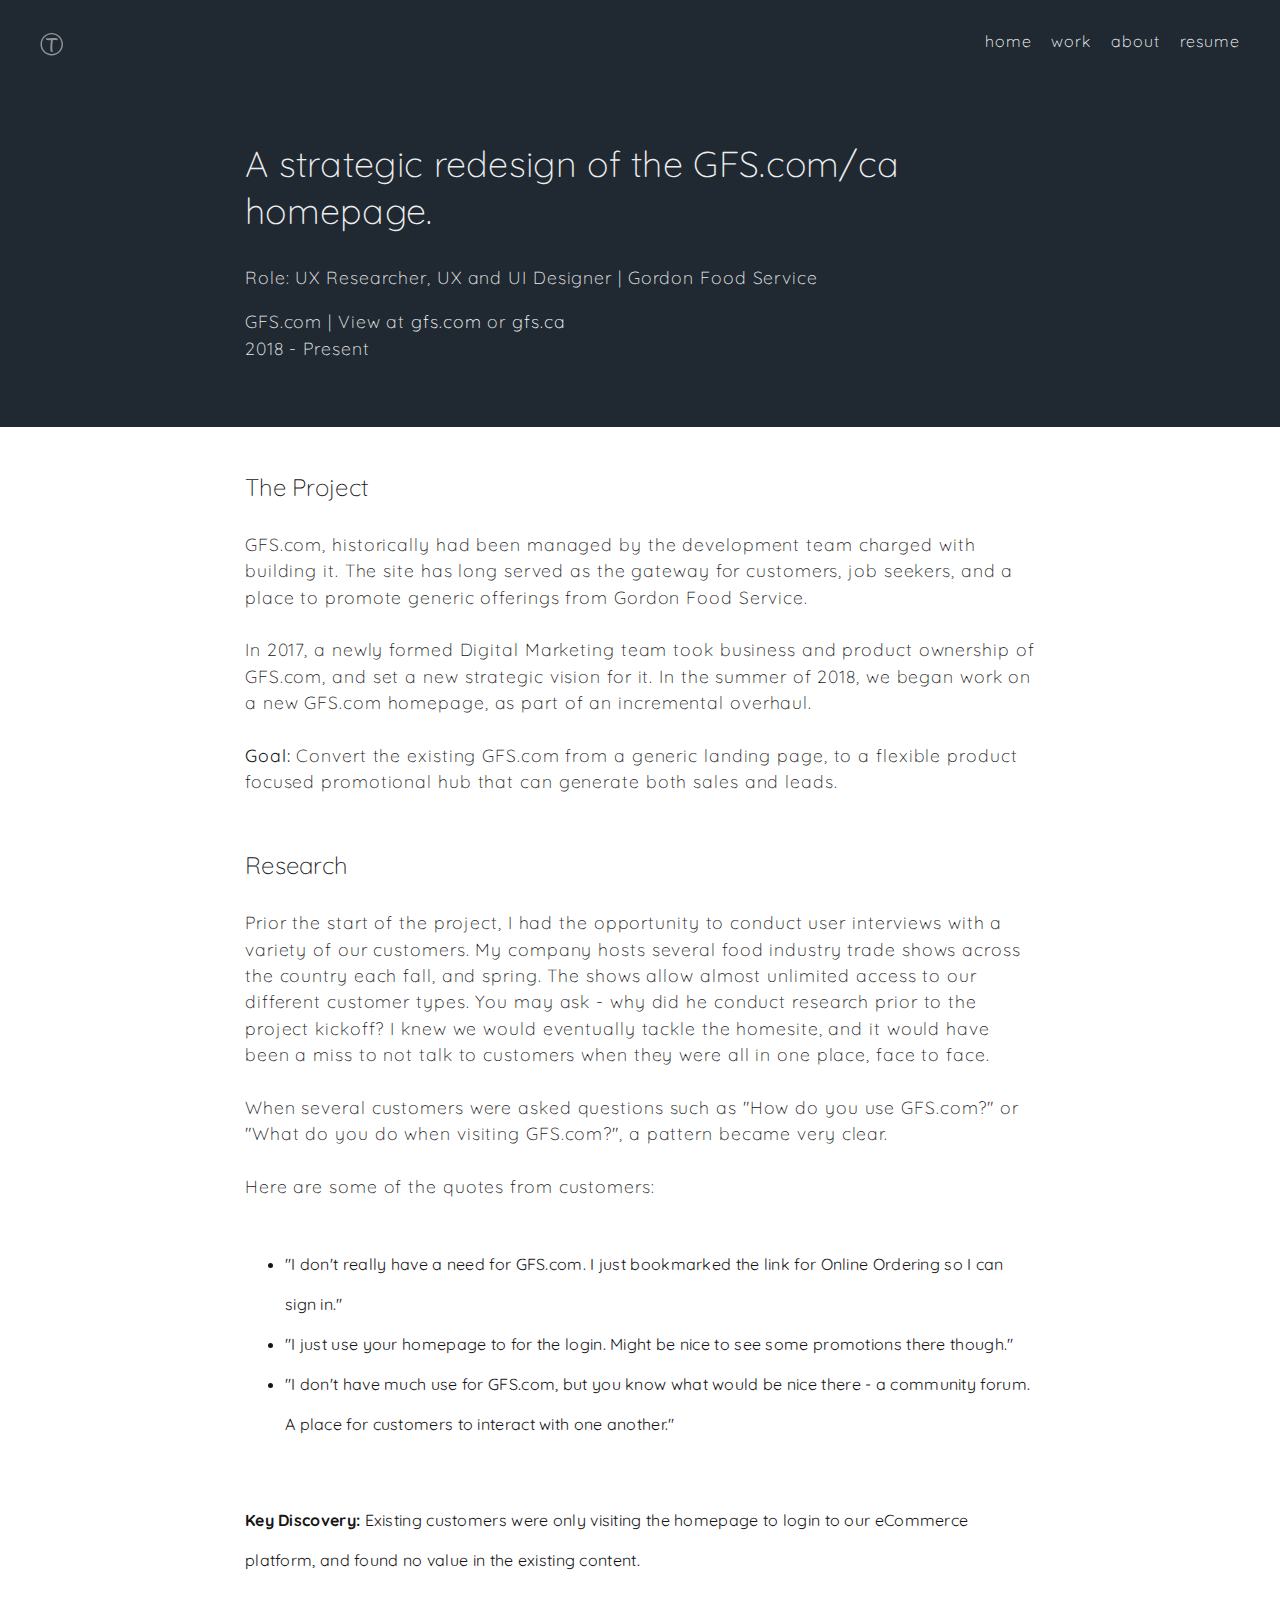
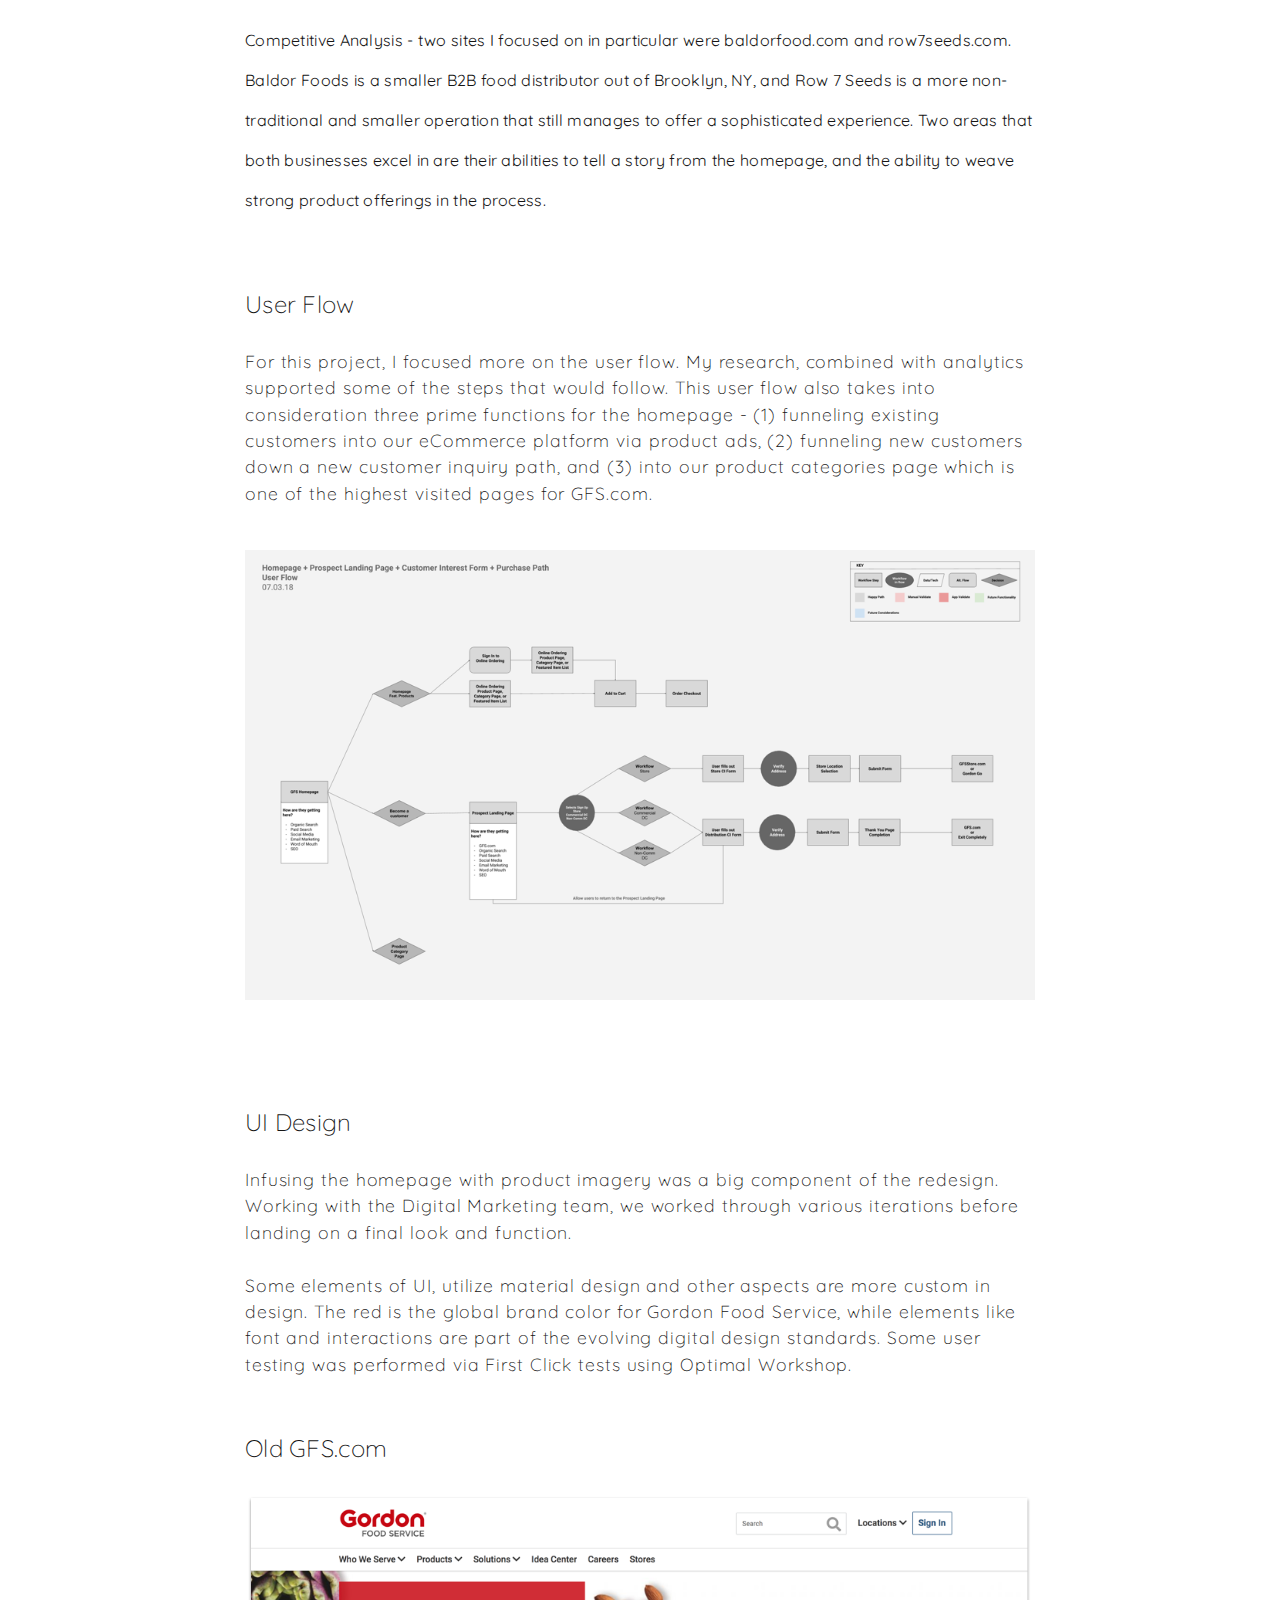
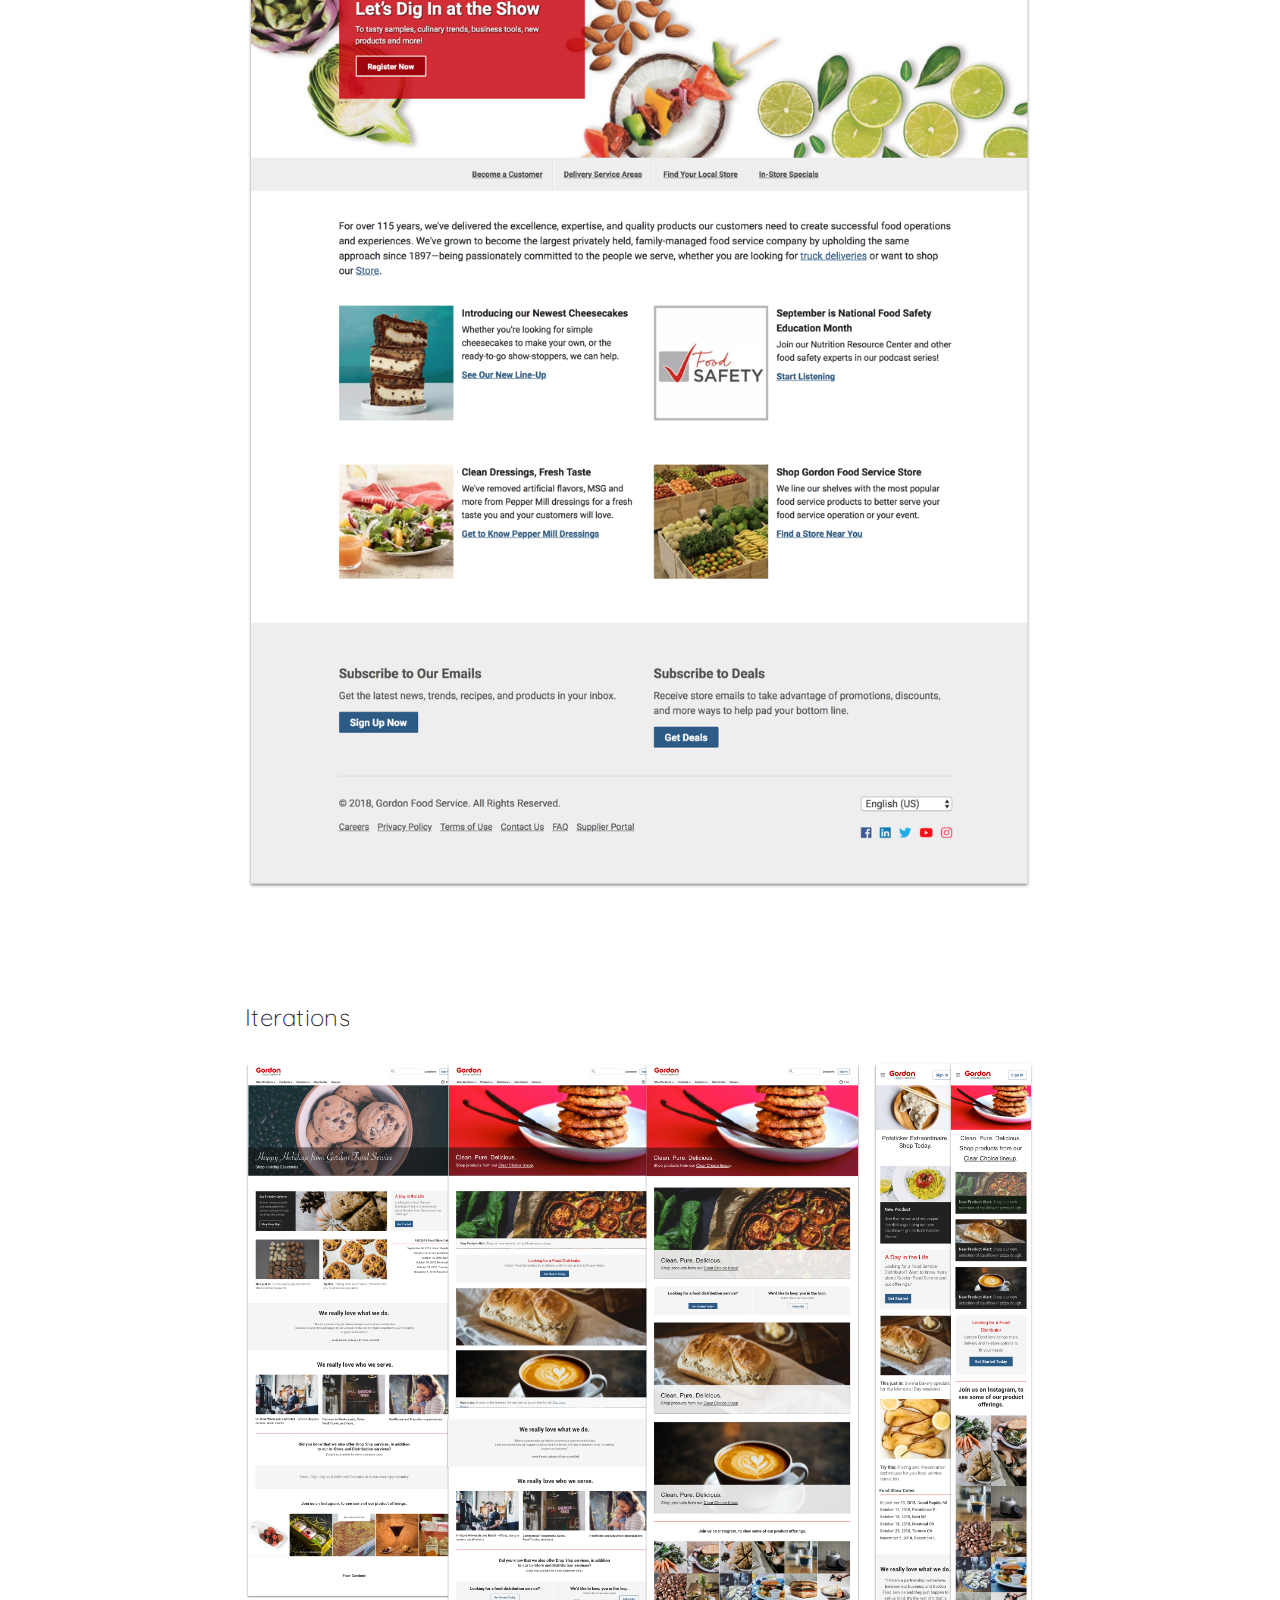
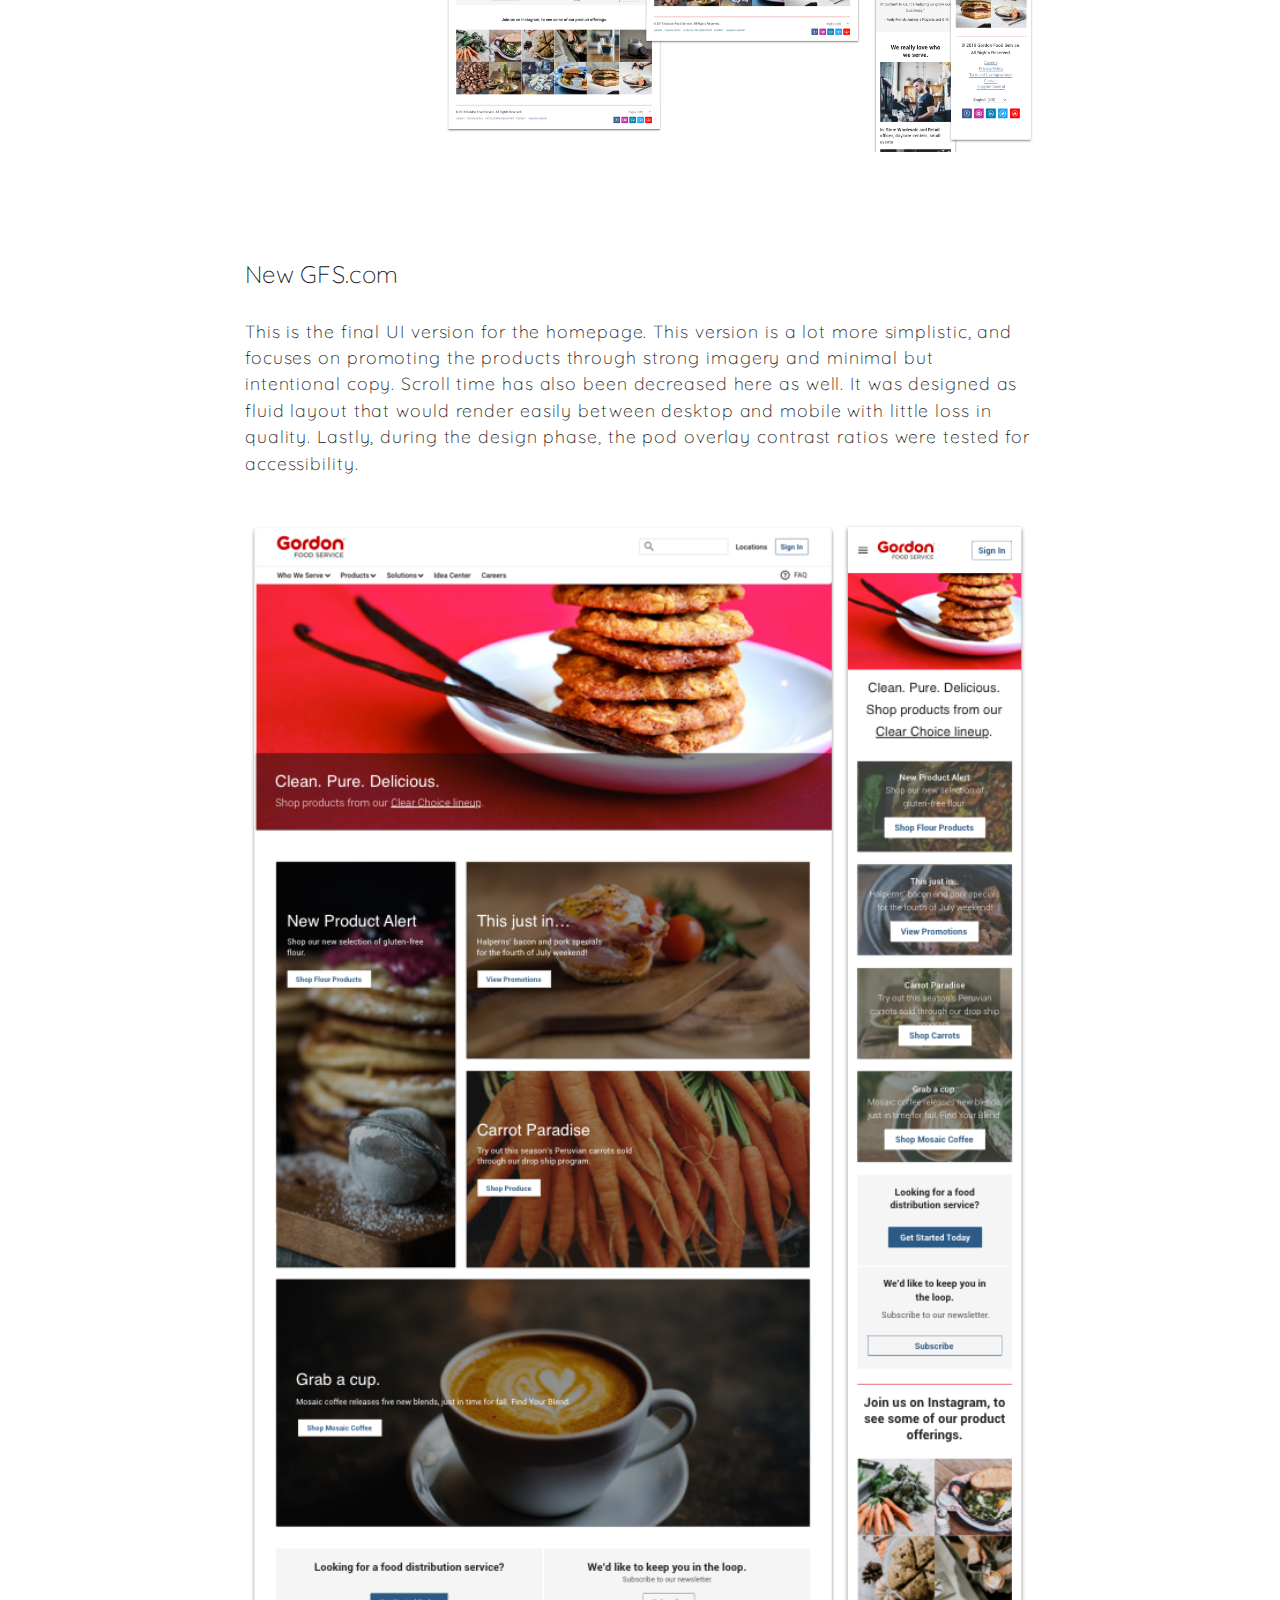
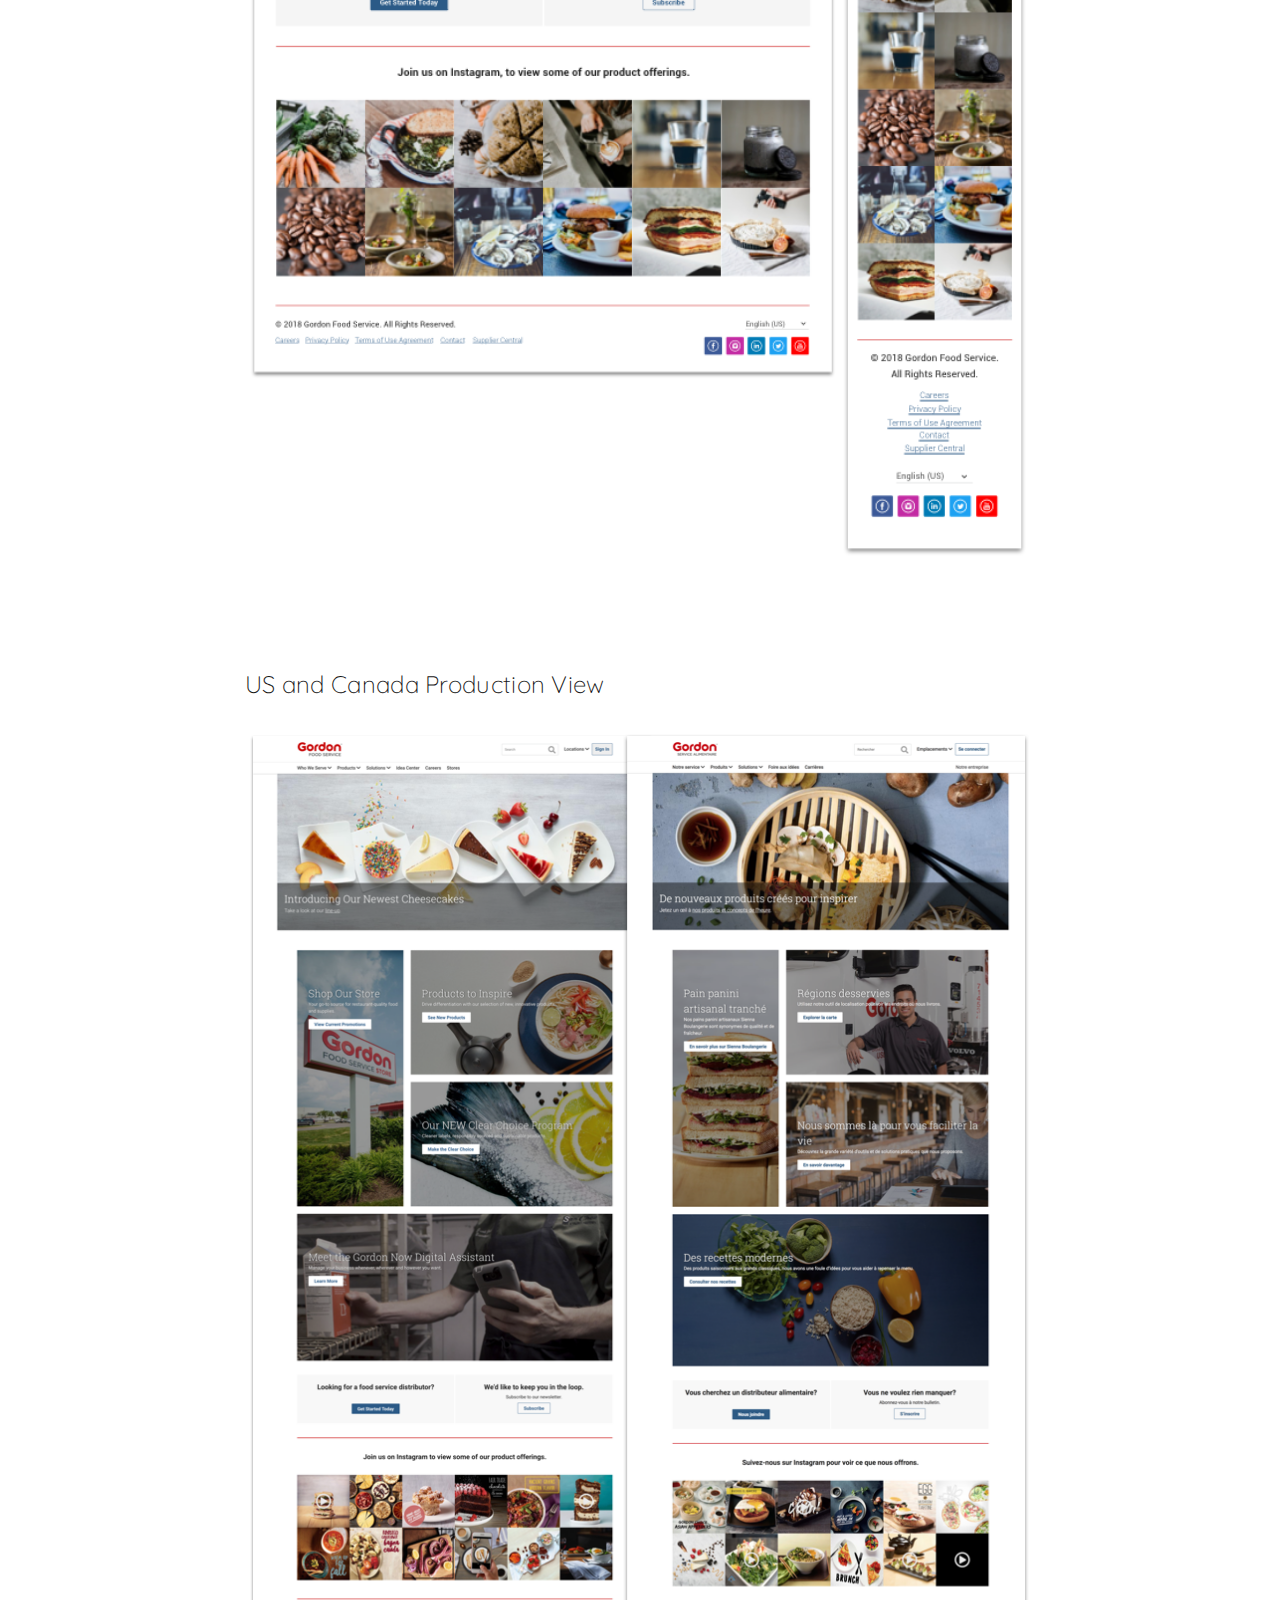
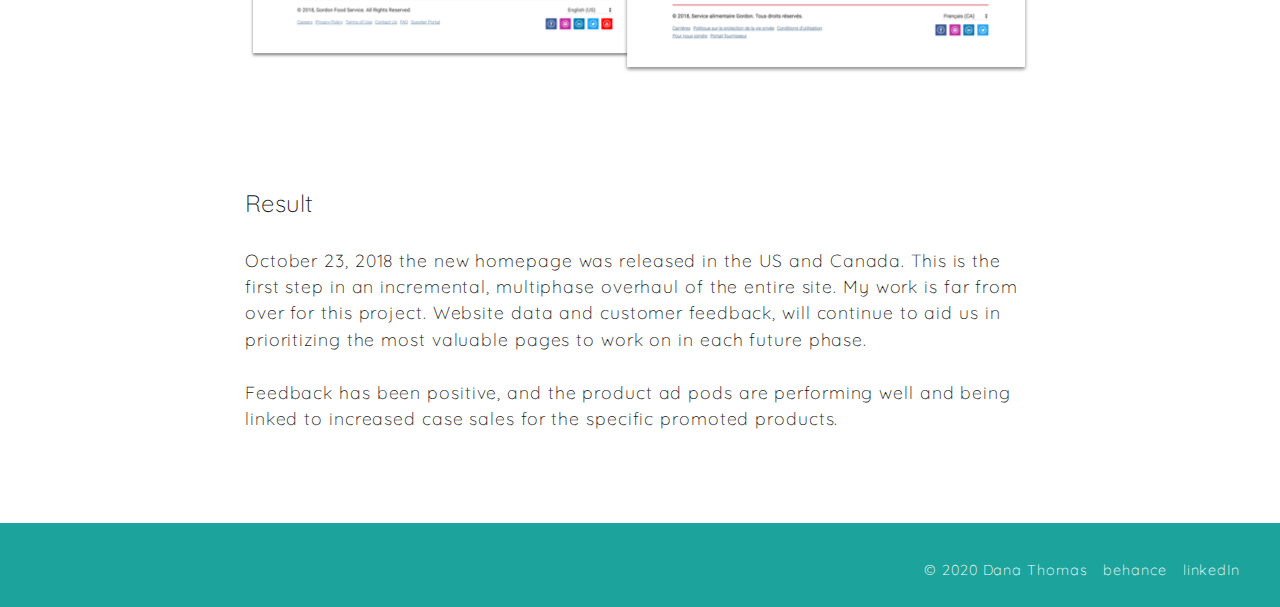
<file: site-redesign-gfs/index.html>
<!doctype html>
<html>
  <head>
    <meta charset="utf-8">
    <meta http-equiv="x-ua-compatible" content="ie=edge">
    <meta name="viewport"
          content="width=device-width, initial-scale=1, shrink-to-fit=no">
    <!-- Use the title from a page's frontmatter if it has one -->
    <title>Dana Thomas | UX/UI Designer</title>
    <link href="/stylesheets/normalize.css" rel="stylesheet" />
    <link href="/stylesheets/site.css" rel="stylesheet" />
    <link href="https://fonts.googleapis.com/css?family=Quicksand:300,400,500,700" rel="stylesheet">
    <link href="https://fonts.googleapis.com/css?family=Raleway:300,600" rel="stylesheet">
    <link rel="icon" type="image/png" href="images/favicon.png" />
    <script src='http://code.jquery.com/jquery-1.11.0.min.js'></script>
    <script src="/javascripts/main.js"></script>
  </head>
  <body>
    <header>
	<a name="home"></a>
	<nav>
    <a href="/" class="site-logo">
      <img src="../images/websafeLogo-01.svg" class="logo">
    </a>

    <a href="/" class="link">home</a>
    <a href="/#gallery" class="link my-gallery">work</a>
    <a href="/#about" class="link my-blurb">about</a>
    <a href="https://drive.google.com/file/d/1UWBRTvp4dbyHEMTdtY4ArbFrl9w4Et_-/view?usp=sharing" class="link" target="_blank">resume
    </a>
	</nav>	
</header>
    <!-- GFS.com Homepage PRODUCT / PROJECT -->

<div class="landing">


<div class="project-intro">

<!-- CONTAINER START -->
<div class="about-container">

  <h2 class="about-intro">A strategic redesign of the GFS.com/ca homepage.</h2>

  <p class="about-content">
     Role: UX Researcher, UX and UI Designer | Gordon Food Service
  </p>
  <p class="about-content">
     GFS.com  |  View at <a href="https://www.gfs.com">gfs.com</a> or <a href="https://www.gfs.ca">gfs.ca</a> 
     <br>2018 - Present
  </p>

</div>
</div>

<div class="project-description">

<!-- CONTAINER START -->
<div class="about-container work-content">

  <h3>The Project</h3>
  <p class="about-content">
     GFS.com, historically had been managed by the development team charged with building it. The site has long served as the gateway for customers, job seekers, and a place to promote generic offerings from Gordon Food Service.
     <br>
     <br>
     In 2017, a newly formed Digital Marketing team took business and product ownership of GFS.com, and set a new strategic vision for it. In the summer of 2018, we began work on a new GFS.com homepage, as part of an incremental overhaul. 
     <br>
     <br>
     <strong>Goal:</strong> Convert the existing GFS.com from a generic landing page, to a flexible product focused promotional hub that can generate both sales and leads.
     <br>
     <br>
  </p>

  <h3>Research</h3>
  <p class="about-content">
      Prior the start of the project, I had the opportunity to conduct user interviews with a variety of our customers. My company hosts several food industry trade shows across the country each fall, and spring. The shows allow almost unlimited access to our different customer types. You may ask - why did he conduct research prior to the project kickoff? I knew we would eventually tackle the homesite, and it would have been a miss to not talk to customers when they were all in one place, face to face.
     <br>
     <br>
     When several customers were asked questions such as "How do you use GFS.com?" or "What do you do when visiting GFS.com?", a pattern became very clear. 
     <br>
     <br>
     Here are some of the quotes from customers:
     <br>
     <br>
     <ul>
        <li>"I don't really have a need for GFS.com. I just bookmarked the link for Online Ordering so I can sign in."</li>
        <li>"I just use your homepage to for the login. Might be nice to see some promotions there though."</li>
        <li>"I don't have much use for GFS.com, but you know what would be nice there - a community forum. A place for customers to interact with one another."</li>
     </ul> 
     <br>
     <strong>Key Discovery:</strong> Existing customers were only visiting the homepage to login to our eCommerce platform, and found no value in the existing content.
     <br>
     <br>
     Competitive Analysis - two sites I focused on in particular were baldorfood.com and row7seeds.com. Baldor Foods is a smaller B2B food distributor out of Brooklyn, NY,  and Row 7 Seeds is a more non-traditional and smaller operation that still manages to offer a sophisticated experience. Two areas that both businesses excel in are their abilities to tell a story from the homepage, and the ability to weave strong product offerings in the process.
     <br>
     <br>
  </p>

  <h3>User Flow</h3>
  <p class="about-content">
     For this project, I focused more on the user flow. My research, combined with analytics supported some of the steps that would follow. This user flow also takes into consideration three prime functions for the homepage - (1) funneling existing customers into our eCommerce platform via product ads, (2) funneling new customers down a new customer inquiry path, and (3) into our product categories page which is one of the highest visited pages for GFS.com.
     <br>
     <br>
  </p>

  <img src="../images/homepage-user-flow.png" id="gn-sample" class="sample-padding">

  <h3>UI Design</h3>
  <p class="about-content">
     Infusing the homepage with product imagery was a big component of the redesign. Working with the Digital Marketing team, we worked through various iterations before landing on a final look and function. 
     <br>
     <br>
     Some elements of UI, utilize material design and other aspects are more custom in design. The red is the global brand color for Gordon Food Service, while elements like font and interactions are part of the evolving digital design standards. Some user testing was performed via First Click tests using Optimal Workshop.
     <br>
     <br>
  </p>

  <h3>Old GFS.com</h3>

  <img src="../images/old-homepage.png" id="gn-sample" class="sample-padding">

  <h3>Iterations</h3>

  <img src="../images/homepage-iterations.png" id="gn-sample" class="sample-padding">

  <h3>New GFS.com</h3>
  <p class="about-content">
     This is the final UI version for the homepage. This version is a lot more simplistic, and focuses on promoting the products through strong imagery and minimal but intentional copy. Scroll time has also been decreased here as well. It was designed as fluid layout that would render easily between desktop and mobile with little loss in quality. Lastly, during the design phase, the pod overlay contrast ratios were tested for accessibility.  
     <br>
     <br>
  </p>

  <img src="../images/new-homepage.png" id="gn-sample" class="sample-padding">

  <h3>US and Canada Production View</h3>

  <img src="../images/us-ca-versions.png" id="gn-sample" class="sample-padding">

  <h3>Result</h3>
  <p class="about-content">
     October 23, 2018 the new homepage was released in the US and Canada. This is the first step in an incremental, multiphase overhaul of the entire site. My work is far from over for this project. Website data and customer feedback, will continue to aid us in prioritizing the most valuable pages to work on in each future phase. 
     <br>
     <br>
     Feedback has been positive, and the product ad pods are performing well and being linked to increased case sales for the specific promoted products.
     <br>
     <br>
  </p>
  
</div>
</div>


<!-- SITE CREATOR INFO --> 

<!-- 
Title: Dana Thomas | UX Designer
Description: Online Web and Design Portfolio
Author: Dana Thomas
Author URL: http://www.dnathoms.co/
Tags: user interface, experience, visual design, web
-->






    <footer>
  <div class="footer-container">
    <p class="copyright">&copy 2020 Dana Thomas</p> 

    <a href="https://behance.net/dthomas" class="link" target="blank">   
      behance
    </a>
    <a href="https://www.linkedin.com/in/dana-thomas1/" class="link" target="blank">
      linkedIn
    </a>
  </div>
</footer>
  </body>
</html>
</file>
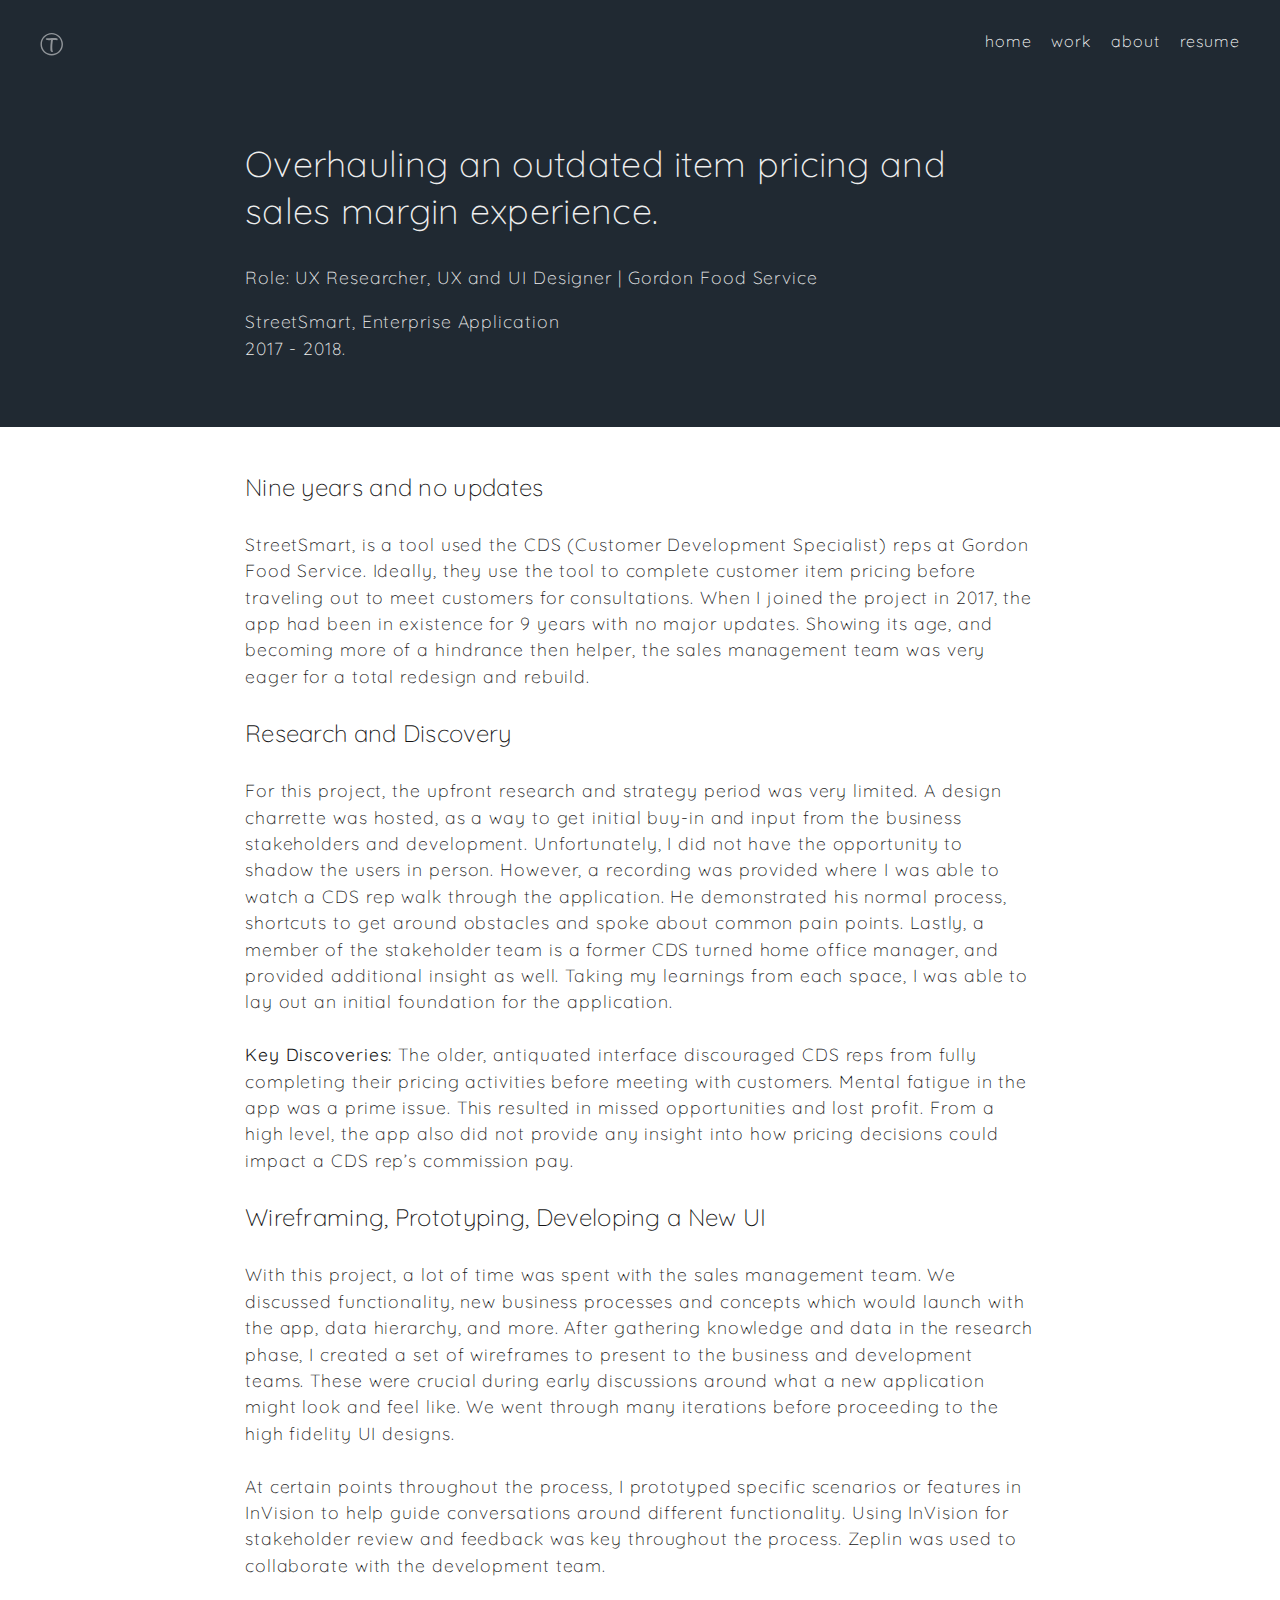
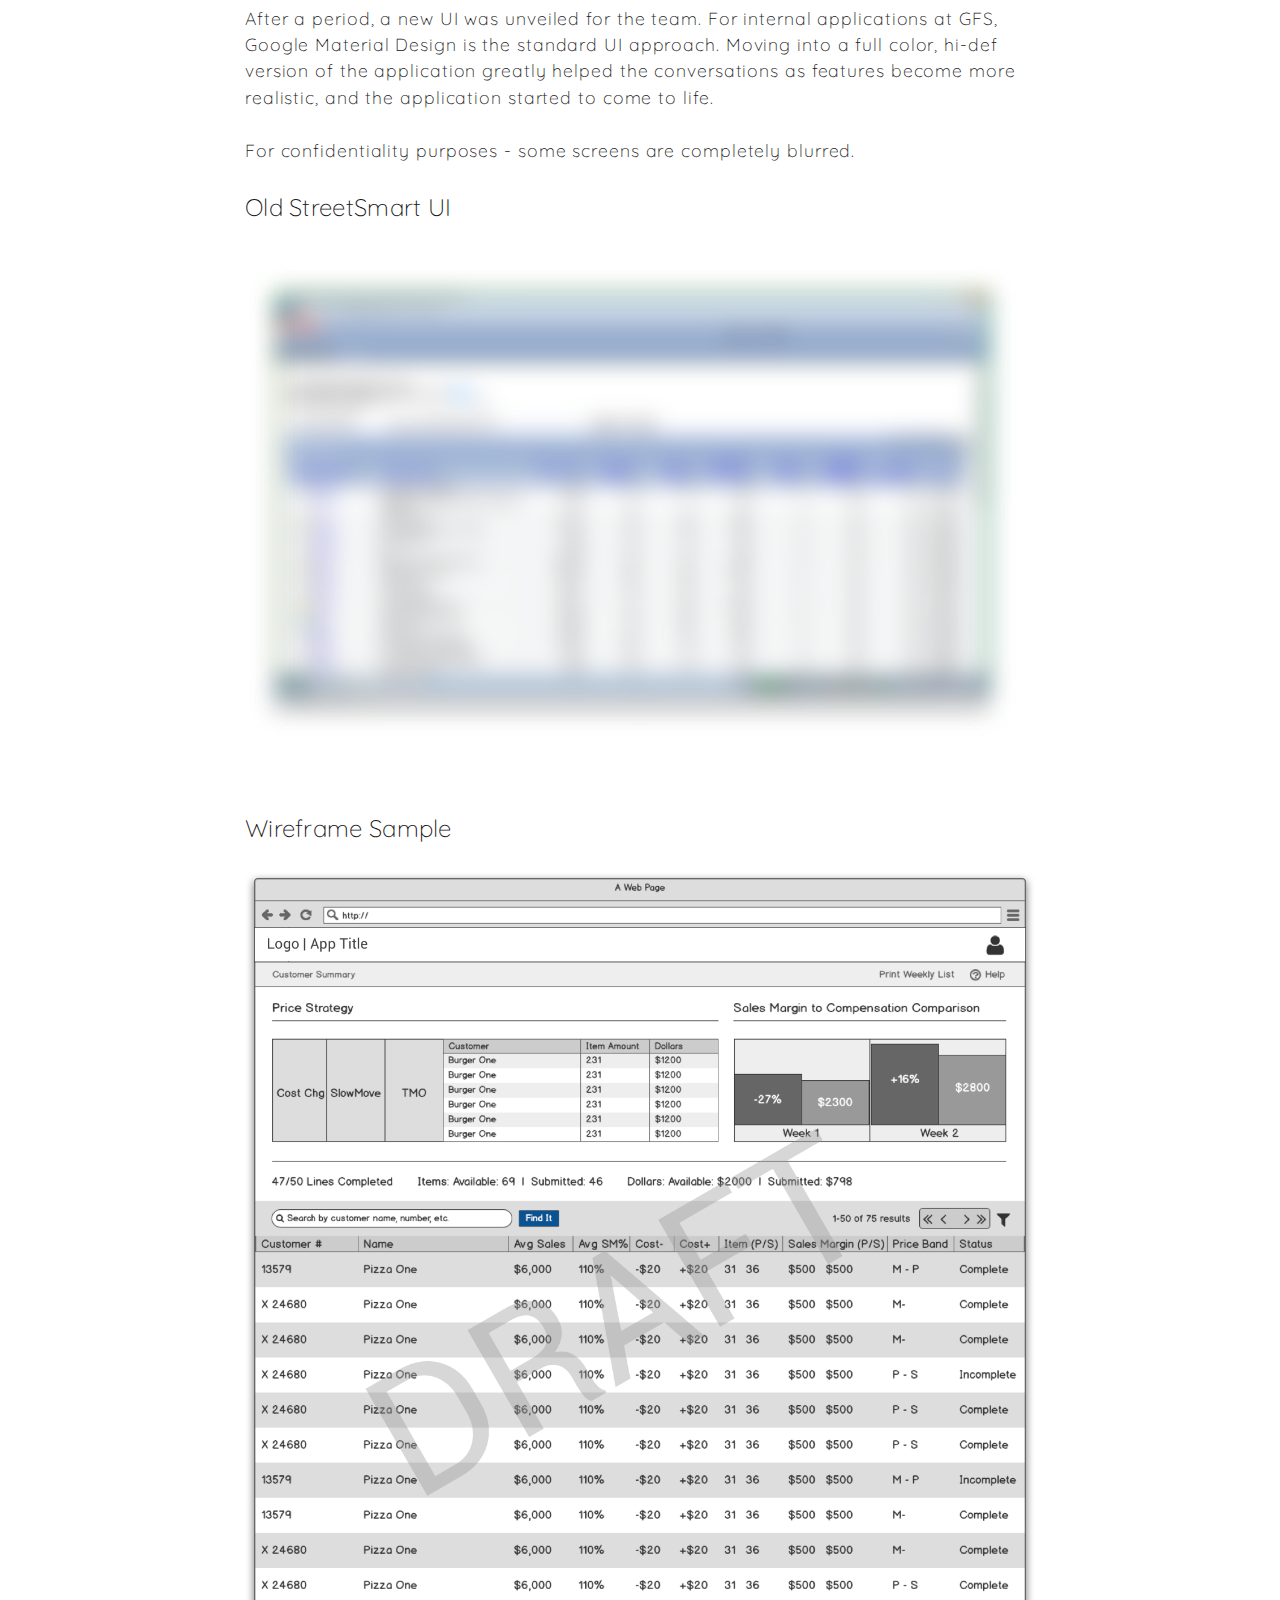
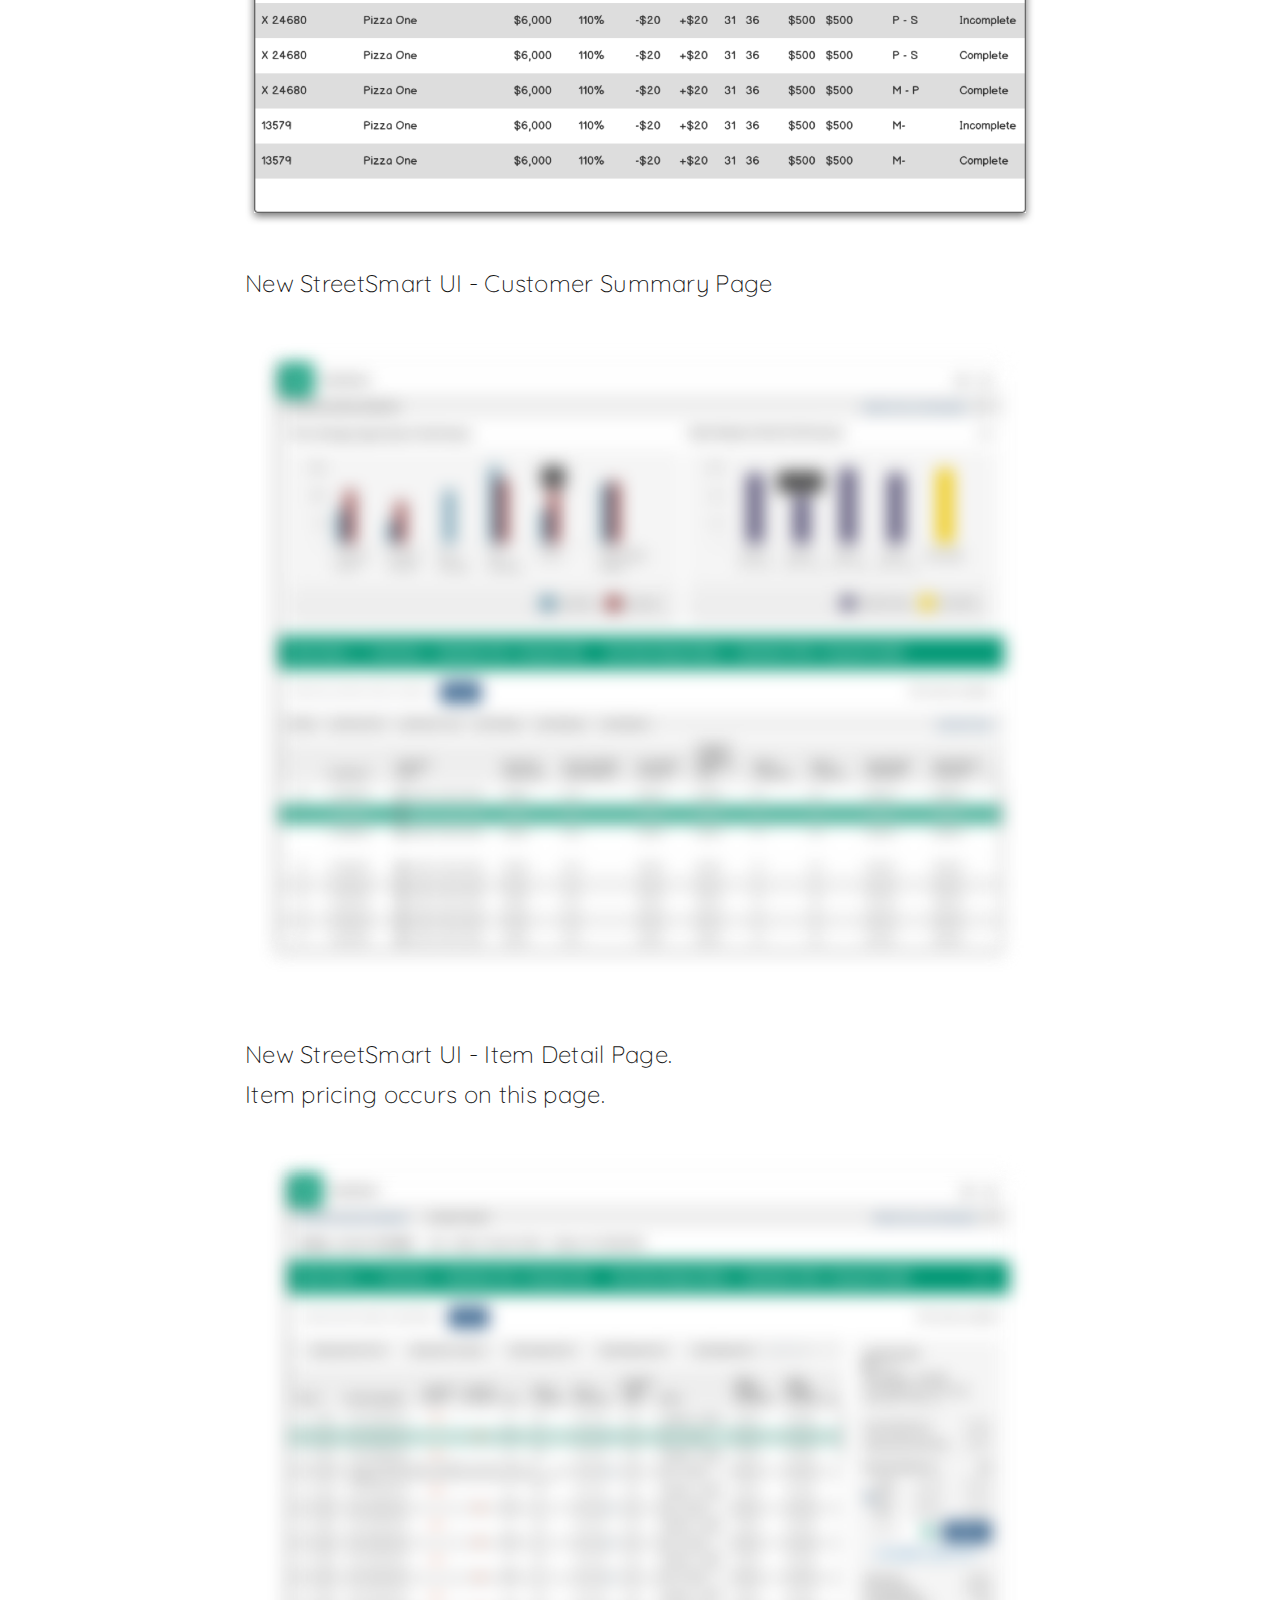
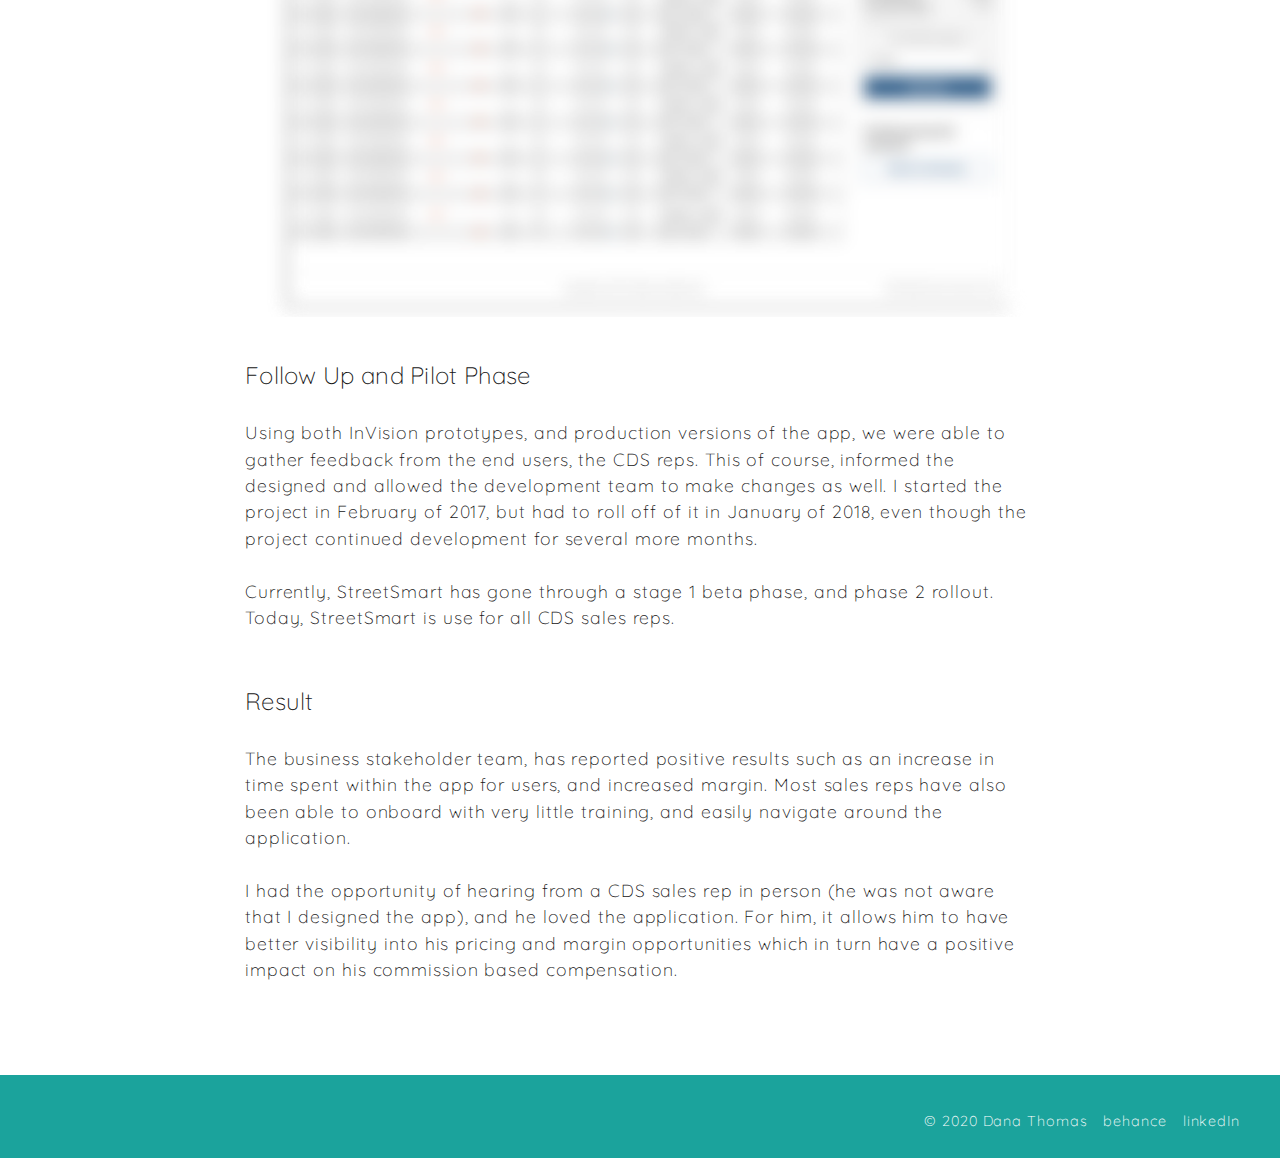
<file: streetsmart/index.html>
<!doctype html>
<html>
  <head>
    <meta charset="utf-8">
    <meta http-equiv="x-ua-compatible" content="ie=edge">
    <meta name="viewport"
          content="width=device-width, initial-scale=1, shrink-to-fit=no">
    <!-- Use the title from a page's frontmatter if it has one -->
    <title>Dana Thomas | UX/UI Designer</title>
    <link href="/stylesheets/normalize.css" rel="stylesheet" />
    <link href="/stylesheets/site.css" rel="stylesheet" />
    <link href="https://fonts.googleapis.com/css?family=Quicksand:300,400,500,700" rel="stylesheet">
    <link href="https://fonts.googleapis.com/css?family=Raleway:300,600" rel="stylesheet">
    <link rel="icon" type="image/png" href="images/favicon.png" />
    <script src='http://code.jquery.com/jquery-1.11.0.min.js'></script>
    <script src="/javascripts/main.js"></script>
  </head>
  <body>
    <header>
	<a name="home"></a>
	<nav>
    <a href="/" class="site-logo">
      <img src="../images/websafeLogo-01.svg" class="logo">
    </a>

    <a href="/" class="link">home</a>
    <a href="/#gallery" class="link my-gallery">work</a>
    <a href="/#about" class="link my-blurb">about</a>
    <a href="https://drive.google.com/file/d/1UWBRTvp4dbyHEMTdtY4ArbFrl9w4Et_-/view?usp=sharing" class="link" target="_blank">resume
    </a>
	</nav>	
</header>
    <!-- StreetSmart PRODUCT / PROJECT -->

<div class="landing">


<div class="project-intro">

<!-- CONTAINER START -->
<div class="about-container">

  <h2 class="about-intro">Overhauling an outdated item pricing and sales margin experience.</h2>

  <p class="about-content">
     Role: UX Researcher, UX and UI Designer | Gordon Food Service
  </p>

  <p class="about-content">
     StreetSmart, Enterprise Application
     <br>2017 - 2018.
  </p>

</div>
</div>

<div class="project-description">

<!-- CONTAINER START -->
<div class="about-container work-content">

  <h3>Nine years and no updates</h3>
  <p class="about-content">
		StreetSmart, is a tool used the CDS (Customer Development Specialist) reps at Gordon Food Service. Ideally, they use the tool to complete customer item pricing before traveling out to meet customers for consultations. When I joined the project in 2017, the app had been in existence for 9 years with no major updates. Showing its age, and becoming more of a hindrance then helper, the sales management team was very eager for a total redesign and rebuild.
  </p>

  <h3>Research and Discovery</h3>
  <p class="about-content">
     For this project, the upfront research and strategy period was very limited. A design charrette was hosted, as a way to get initial buy-in and input from the business stakeholders and development. Unfortunately, I did not have the opportunity to shadow the users in person. However, a recording was provided where I was able to watch a CDS rep walk through the application. He demonstrated his normal process, shortcuts to get around obstacles and spoke about common pain points. Lastly, a member of the stakeholder team is a former CDS turned home office manager, and provided additional insight as well. Taking my learnings from each space, I was able to lay out an initial foundation for the application.
     <br>
     <br>
     <strong>Key Discoveries:</strong> The older, antiquated interface discouraged CDS reps from fully completing their pricing activities before meeting with customers. Mental fatigue in the app was a prime issue. This resulted in missed opportunities and lost profit. From a high level, the app also did not provide any insight into how pricing decisions could impact a CDS rep’s commission pay.
  </p>

  <h3>Wireframing, Prototyping, Developing a New UI</h3>
  <p class="about-content">
     With this project, a lot of time was spent with the sales management team. We discussed functionality, new business processes and concepts which would launch with the app, data hierarchy, and more. After gathering knowledge and data in the research phase, I created a set of wireframes to present to the business and development teams. These were crucial during early discussions around what a new application might look and feel like. We went through many iterations before proceeding to the high fidelity UI designs.
     <br>
     <br>
     At certain points throughout the process, I prototyped specific scenarios or features in InVision to help guide conversations around different functionality. Using InVision for stakeholder review and feedback was key throughout the process. Zeplin was used to collaborate with the development team. 
     <br>
     <br>
     After a period, a new UI was unveiled for the team. For internal applications at GFS, Google Material Design is the standard UI approach. Moving into a full color, hi-def version of the application greatly helped the conversations as features become more realistic, and the application started to come to life.
     <br>
     <br>
     For confidentiality purposes - some screens are completely blurred.
  </p>

  <h3>Old StreetSmart UI</h3>
  <img src="../images/ss-old.png" id="gn-sample">
  <h3>Wireframe Sample</h3>
  <img src="../images/ss-concept.png" id="gn-sample">
  <h3>New StreetSmart UI - Customer Summary Page</h3>
  <img src="../images/ss-summary.png" id="gn-sample">
  <h3>New StreetSmart UI - Item Detail Page. <br> Item pricing occurs on this page.</h3>
  <img src="../images/ss-details.png" id="gn-sample">

  <h3>Follow Up and Pilot Phase</h3>
  <p class="about-content">
     Using both InVision prototypes, and production versions of the app, we were able to gather feedback from the end users, the CDS reps. This of course, informed the designed and allowed the development team to make changes as well. I started the project in February of 2017, but had to roll off of it in January of 2018, even though the project continued development for several more months.
     <br>
     <br>
     Currently, StreetSmart has gone through a stage 1 beta phase, and phase 2 rollout. Today, StreetSmart is use for all CDS sales reps.
     <br>
     <br>
  </p>

    <h3>Result</h3>
  <p class="about-content">
     The business stakeholder team, has reported positive results such as an increase in time spent within the app for users, and increased margin. Most sales reps have also been able to onboard with very little training, and easily navigate around the application.
     <br>
     <br>
     I had the opportunity of hearing from a CDS sales rep in person (he was not aware that I designed the app), and he loved the application. For him, it allows him to have better visibility into his pricing and margin opportunities which in turn have a positive impact on his commission based compensation.
     <br>
     <br>
  </p>

</div>
</div>


<!-- SITE CREATOR INFO --> 

<!-- 
Title: Dana Thomas | UX Designer
Description: Online Web and Design Portfolio
Author: Dana Thomas
Author URL: http://www.dnathoms.co/
Tags: user interface, experience, visual design, web
-->
    <footer>
  <div class="footer-container">
    <p class="copyright">&copy 2020 Dana Thomas</p> 

    <a href="https://behance.net/dthomas" class="link" target="blank">   
      behance
    </a>
    <a href="https://www.linkedin.com/in/dana-thomas1/" class="link" target="blank">
      linkedIn
    </a>
  </div>
</footer>
  </body>
</html>
</file>
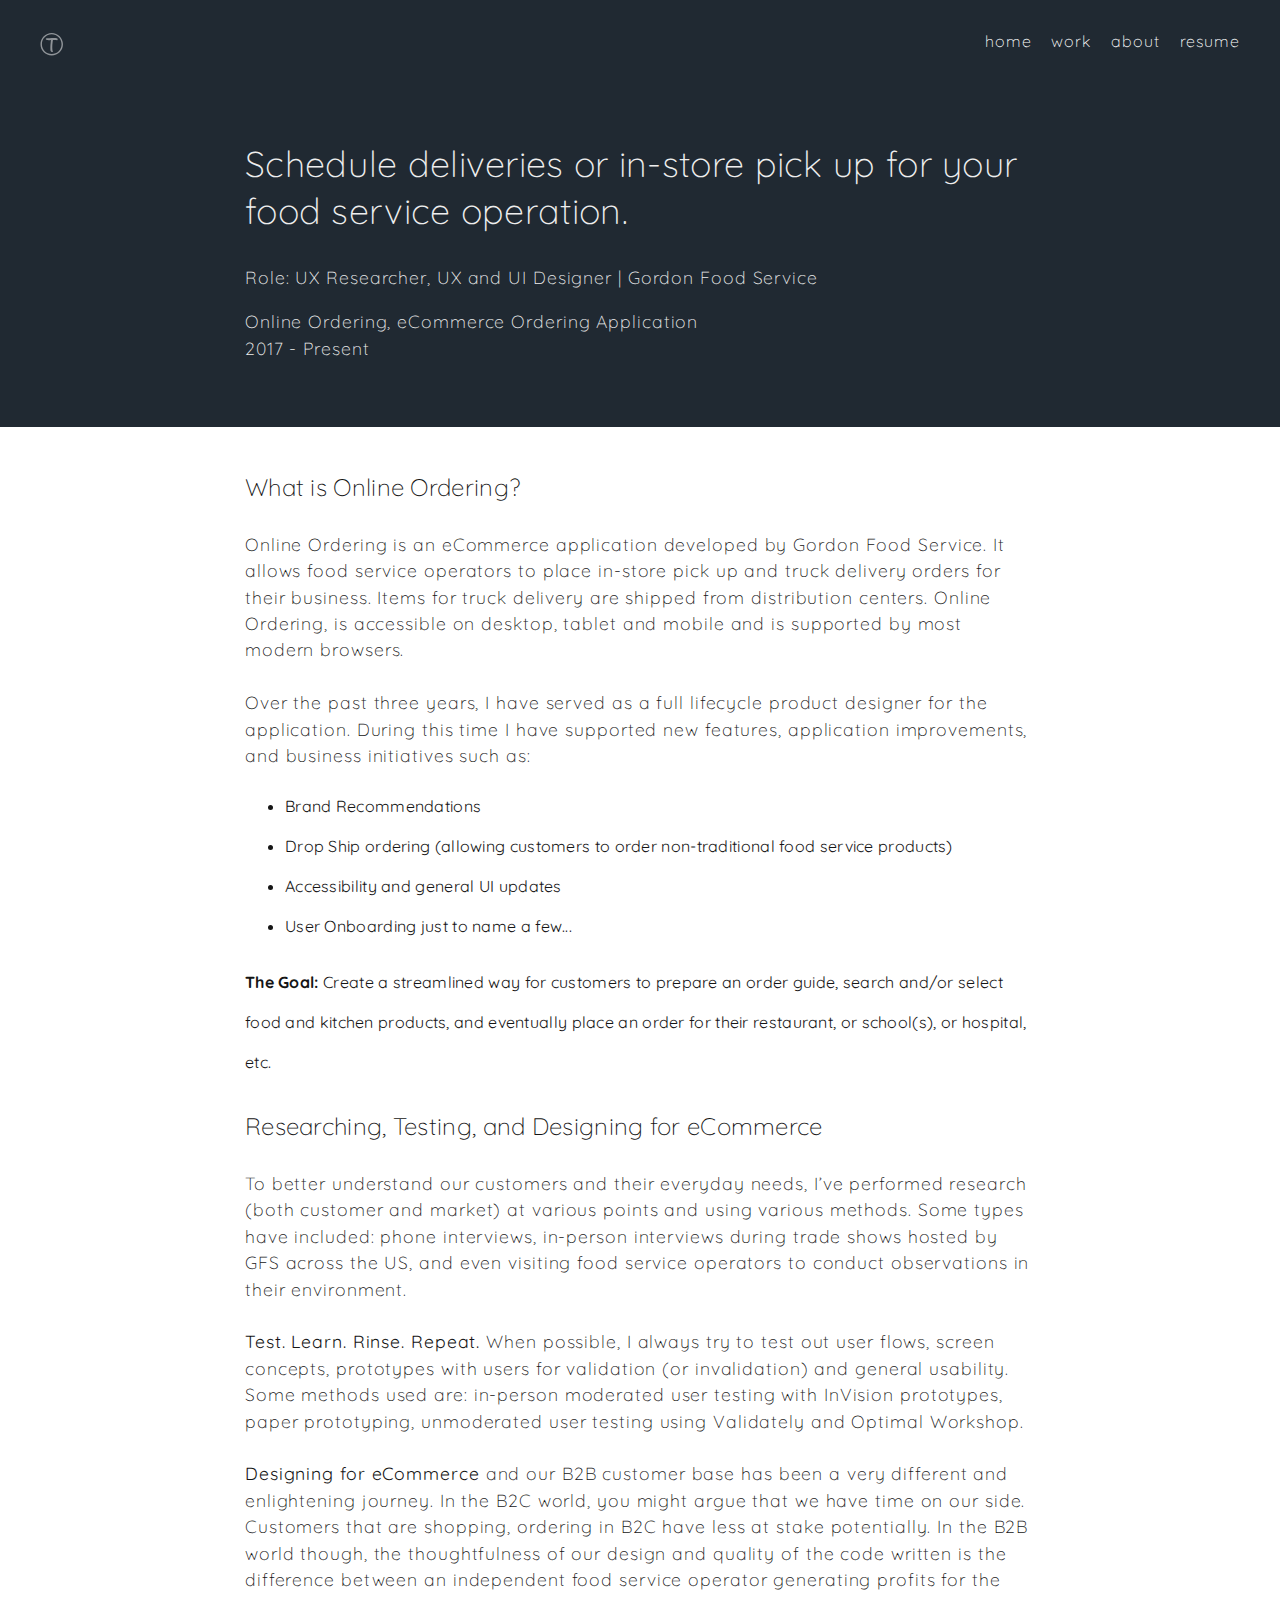
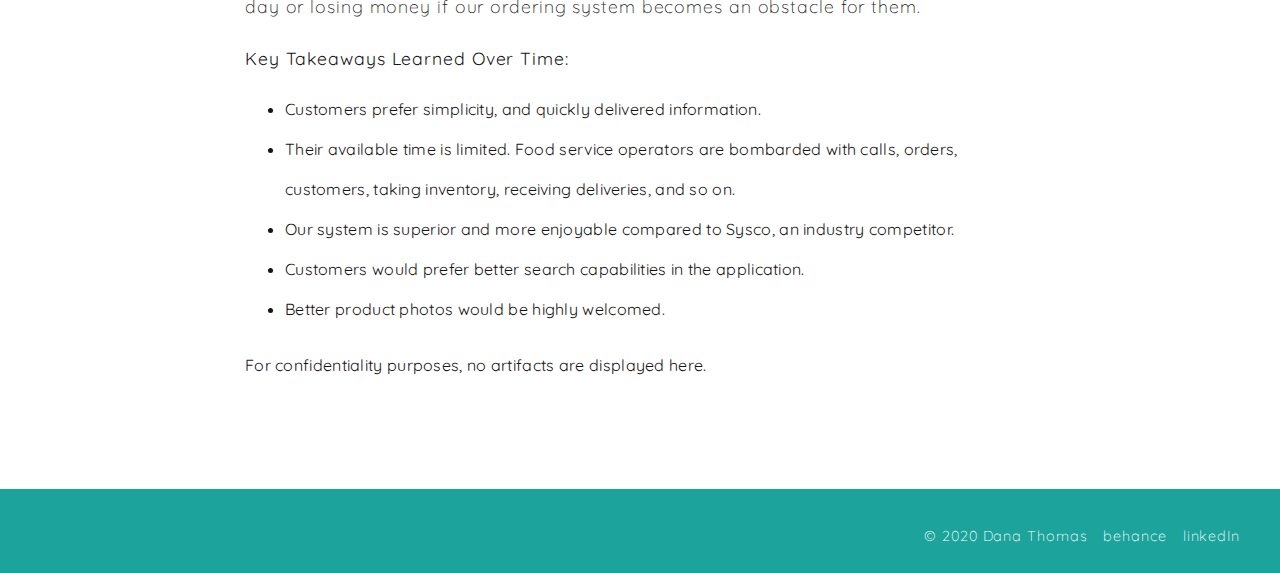
<file: usoo/index.html>
<!doctype html>
<html>
  <head>
    <meta charset="utf-8">
    <meta http-equiv="x-ua-compatible" content="ie=edge">
    <meta name="viewport"
          content="width=device-width, initial-scale=1, shrink-to-fit=no">
    <!-- Use the title from a page's frontmatter if it has one -->
    <title>Dana Thomas | UX/UI Designer</title>
    <link href="/stylesheets/normalize.css" rel="stylesheet" />
    <link href="/stylesheets/site.css" rel="stylesheet" />
    <link href="https://fonts.googleapis.com/css?family=Quicksand:300,400,500,700" rel="stylesheet">
    <link href="https://fonts.googleapis.com/css?family=Raleway:300,600" rel="stylesheet">
    <link rel="icon" type="image/png" href="images/favicon.png" />
    <script src='http://code.jquery.com/jquery-1.11.0.min.js'></script>
    <script src="/javascripts/main.js"></script>
  </head>
  <body>
    <header>
	<a name="home"></a>
	<nav>
    <a href="/" class="site-logo">
      <img src="../images/websafeLogo-01.svg" class="logo">
    </a>

    <a href="/" class="link">home</a>
    <a href="/#gallery" class="link my-gallery">work</a>
    <a href="/#about" class="link my-blurb">about</a>
    <a href="https://drive.google.com/file/d/1UWBRTvp4dbyHEMTdtY4ArbFrl9w4Et_-/view?usp=sharing" class="link" target="_blank">resume
    </a>
	</nav>	
</header>
    <!-- MarketConnection PROJECT -->

<div class="landing">


<div class="project-intro">

<!-- CONTAINER START -->
<div class="about-container">

  <h2 class="about-intro">Schedule deliveries or in-store pick up for your food service operation.</h2>

  <p class="about-content">
     Role: UX Researcher, UX and UI Designer | Gordon Food Service
  </p>
  <p class="about-content">
     Online Ordering, eCommerce Ordering Application 
     <br>2017 - Present
  </p>

</div>
</div>

<div class="project-description">

<!-- CONTAINER START -->
<div class="about-container work-content">

  <h3>What is Online Ordering?</h3>
  <p class="about-content">
     Online Ordering is an eCommerce application developed by Gordon Food Service. It allows food service operators to place in-store pick up and truck delivery orders for their business. Items for truck delivery are shipped from distribution centers. Online Ordering, is accessible on desktop, tablet and mobile and is supported by most modern browsers.
     <br>
     <br>
     Over the past three years, I have served as a full lifecycle product designer for the application. During this time I have supported new features, application improvements, and business initiatives such as:
     <br>
     <ul>
        <li>Brand Recommendations</li>
        <li>Drop Ship ordering (allowing customers to order non-traditional food service products)</li>
        <li>Accessibility and general UI updates</li>
        <li>User Onboarding just to name a few...</li>
     </ul>
     <strong>The Goal:</strong> Create a streamlined way for customers to prepare an order guide, search and/or select food and kitchen products, and eventually place an order for their restaurant, or school(s), or hospital, etc.
     <br>
  </p>

  <h3>Researching, Testing, and Designing for eCommerce</h3>
  <p class="about-content">
     To better understand our customers and their everyday needs, I’ve performed research (both customer and market) at various points and using various methods. Some types have included: phone interviews, in-person interviews during trade shows hosted by GFS across the US, and even visiting food service operators to conduct observations in their environment.
      <br>
      <br>
     <strong>Test. Learn. Rinse. Repeat.</strong> When possible, I always try to test out user flows, screen concepts, prototypes with users for validation (or invalidation) and general usability. Some methods used are: in-person moderated user testing with InVision prototypes, paper prototyping, unmoderated user testing using Validately and Optimal Workshop. 
		 <br>
     <br> 
     <strong>Designing for eCommerce</strong> and our B2B customer base has been a very different and enlightening journey. In the B2C world, you might argue that we have time on our side. Customers that are shopping, ordering in B2C have less at stake potentially. In the B2B world though, the thoughtfulness of our design and quality of the code written is the difference between an independent food service operator generating profits for the day or losing money if our ordering system becomes an obstacle for them.
     <br>
     <br> 
     <strong>Key Takeaways Learned Over Time:</strong> 
     <br>
     <ul>
        <li>Customers prefer simplicity, and quickly delivered information.</li>
        <li>Their available time is limited. Food service operators are bombarded with calls, orders, customers, taking inventory, receiving deliveries, and so on.</li>
        <li>Our system is superior and more enjoyable compared to Sysco, an industry competitor.</li>
        <li>Customers would prefer better search capabilities in the application.</li>
        <li>Better product photos would be highly welcomed.</li>
     </ul>
     For confidentiality purposes, no artifacts are displayed here.
     <br>
     <br>
  </p>
  
</div>
</div>


<!-- SITE CREATOR INFO --> 

<!-- 
Title: Dana Thomas | UX Designer
Description: Online Web and Design Portfolio
Author: Dana Thomas
Author URL: http://www.dnathoms.co/
Tags: user interface, experience, visual design, web
-->






    <footer>
  <div class="footer-container">
    <p class="copyright">&copy 2020 Dana Thomas</p> 

    <a href="https://behance.net/dthomas" class="link" target="blank">   
      behance
    </a>
    <a href="https://www.linkedin.com/in/dana-thomas1/" class="link" target="blank">
      linkedIn
    </a>
  </div>
</footer>
  </body>
</html>
</file>
<file: stylesheets/site.css>
body {
  background-color: #fff;
  font-family: "Quicksand", "Helvetica", sans-serif;
  padding: 0;
  margin: 0;
  text-align: center; }

a {
  color: #fff;
  font-family: "Quicksand", sans-serif;
  font-weight: 300;
  text-decoration: none;
  letter-spacing: 0.9px;
  font-size: 1em; }

.link {
  display: inline-block;
  padding: 0;
  margin-left: 16px; }
  .link:hover {
    border-bottom: 2px solid #D91E18;
    -webkit-transition: border 0.1s ease-in-out;
    transition: border 0.1s ease-in-out;
    margin-bottom: -2px;
    cursor: arrow; }

h1, h2, h3, p {
  font-weight: 300; }

h1 {
  font-size: 3.375em; }

h2 {
  font-size: 2.25em; }

h3 {
  font-size: 1.5em; }

p {
  font-size: 1em;
  font-weight: 300;
  letter-spacing: 0.9px; }

.button {
  color: #fff;
  border: 1px solid #4ECDC4;
  border-radius: 3px;
  padding: 1.5em 3.5em;
  margin: 0 auto; }
  .button:hover {
    border: 1px solid #D91E18;
    -webkit-transition: color 2.5s ease-in-out;
    transition: color 2.5s ease-in-out;
    cursor: pointer; }

.sample-padding {
  padding-bottom: 4em; }

header {
  color: #4ECDC4;
  background: #202932;
  width: 100%;
  height: 2em;
  padding-top: 1em; }

nav {
  color: #4ECDC4;
  background: #202932;
  text-align: right;
  padding: 1em 0;
  margin: 0 2.5em; }

.logo {
  width: 24px;
  height: 24px;
  float: left;
  opacity: 0.5; }

.landing {
  background: #202932;
  width: 100%;
  height: 46em;
  padding: 15px 0;
  margin-bottom: 4em; }

.landing-container {
  padding: 10em 2rem;
  margin: auto; }

.landing-intro {
  color: #fff;
  font-weight: 100;
  line-height: 2em;
  letter-spacing: 0.9px;
  margin-bottom: 6em; }

.aqua {
  color: #1BA39C; }

.project {
  background: #fff;
  max-width: 900px;
  margin: 8em auto 6em auto; }

.project-title {
  color: #151515;
  text-align: center; }

.project-caption {
  color: #151515;
  text-align: center; }

.social2 {
  color: #151515;
  margin: 0;
  border-bottom: 2px solid #D91E18; }

.cards {
  display: flex;
  flex-wrap: wrap;
  justify-content: center; }

.card {
  width: 400px;
  min-height: 275px;
  border-radius: 4px !important;
  margin: 2.75em 1em;
  -webkit-box-shadow: 0 1px 3px rgba(0, 0, 0, 0.12), 0 1px 2px rgba(0, 0, 0, 0.24);
  box-shadow: 0 1px 3px rgba(0, 0, 0, 0.12), 0 1px 2px rgba(0, 0, 0, 0.24);
  -webkit-transition: all 0.3s cubic-bezier(0.25, 0.8, 0.25, 1);
  transition: all 0.3s cubic-bezier(0.25, 0.8, 0.25, 1); }
  .card:hover {
    -webkit-box-shadow: 0 14px 28px rgba(0, 0, 0, 0.25), 0 10px 10px rgba(0, 0, 0, 0.22);
    box-shadow: 0 14px 28px rgba(0, 0, 0, 0.25), 0 10px 10px rgba(0, 0, 0, 0.22); }

.card-image {
  background: #212121;
  width: 100%;
  height: 100%;
  background-size: cover;
  background-blend-mode: overlay;
  border-radius: 1px;
  padding: 0;
  margin: 0; }

.card-title {
  color: #363636;
  font-family: "Quicksand", sans-serif;
  padding: 0 1em; }

.pnc {
  background: url("../images/pnc-web.png");
  background-position: 50%; }

.homepage {
  background: url("../images/homepage-panel.png");
  background-position: 50%; }

.mconnect {
  background: url("../images/mc-panel.png");
  background-position: 50%; }

.usoo {
  background: url("../images/usoo-panel.png");
  background-position: 50%; }

.ssapp {
  background: url("../images/streetsmart-panel.png");
  background-position: 40%; }

.logotypes {
  background: url("../images/style-guide-panel.png");
  background-repeat: no-repeat;
  background-position: 50%; }

.menu-update {
  background: url("../images/gfs.com-menu.png");
  background-repeat: no-repeat;
  background-position: 50%; }

.btn-return {
  margin: 0 auto 3em auto; }

.return:hover {
  -webkit-transition: 0.1s ease-in-out;
  transition: 0.1s ease-in-out;
  cursor: arrow; }

.about {
  text-align: left;
  background: #202932;
  /* Old browsers */
  /* FF3.6-15 */
  /* Chrome10-25,Safari5.1-6 */
  background: -webkit-gradient(linear, left top, left bottom, from(#202932), to(#10323f));
  background: linear-gradient(to bottom, #202932 0%, #10323f 100%);
  /* W3C, IE10+, FF16+, Chrome26+, Opera12+, Safari7+ */
  filter: progid:DXImageTransform.Microsoft.gradient( startColorstr='#202932', endColorstr='#10323f',GradientType=0 );
  /* IE6-9 */
  max-width: 100%;
  height: auto;
  padding: 2rem 5rem 3rem 5rem;
  margin: 0 auto; }

.about-container {
  color: #eee;
  text-align: left;
  line-height: 2.5em;
  letter-spacing: 0.3px;
  margin: 0 auto;
  max-width: 790px; }

.about-intro {
  line-height: 1.3em; }

.about-content {
  font-size: 1.1em;
  font-weight: 300;
  line-height: 1.5em; }

.email {
  font-size: 1.1em;
  border-bottom: 1px solid #fff;
  padding-bottom: 6px; }
  .email:hover {
    color: #D91E18;
    -webkit-transition: color 0.2s ease-in-out;
    transition: color 0.2s ease-in-out;
    margin-bottom: -2px;
    cursor: arrow; }

.social {
  margin: 0; }

footer {
  color: #fff;
  font-size: 0.9em;
  font-weight: 300;
  background: #1BA39C;
  max-width: 100%;
  height: auto;
  padding: 1.5rem 2.5rem 1em 2.5em;
  margin: auto; }

.footer-container {
  display: flex;
  align-items: center;
  justify-content: flex-end; }

@media (max-width: 640px) {
  .link {
    font-size: 0.9em;
    margin: 0 8px; }
  header {
    text-align: center; }
  .landing {
    background: #202932;
    width: 100%;
    height: 46em;
    padding: 15px 0;
    margin-bottom: 4em; }
  .landing-container {
    padding: 1em 1rem 7em 1rem;
    margin: auto; }
  .landing-intro {
    color: #fff;
    font-weight: 100;
    line-height: 4em;
    letter-spacing: 0.9px;
    margin-bottom: 6em; }
  .landing-caption {
    line-height: 1.5em !important; }
  .aqua {
    color: #1BA39C; }
  .project {
    max-width: 900px;
    padding: 0 24px;
    margin: 3em auto; }
  .about {
    text-align: left;
    background: #202932;
    max-width: 100%;
    height: auto;
    padding: 1rem 2rem 3rem 2rem;
    margin: 0 auto; }
  .email {
    font-size: 1.1em;
    border-bottom: none;
    padding-bottom: 0; }
  .social {
    margin: 0; }
  .footer-container {
    display: flex;
    align-items: center;
    justify-content: center; } }

.project-intro {
  text-align: left;
  background: #202932;
  max-width: 100%;
  height: auto;
  padding: 3rem 2rem 3rem 2rem;
  margin: 0 auto; }

.project-description {
  text-align: left;
  color: #151515;
  background: #fff;
  max-width: 100%;
  height: auto;
  padding: 1rem 2rem 3rem 2rem;
  margin: 0 auto; }

.work-content {
  color: #151515; }

#gn-sample {
  width: 100%;
  height: auto; }
</file>
